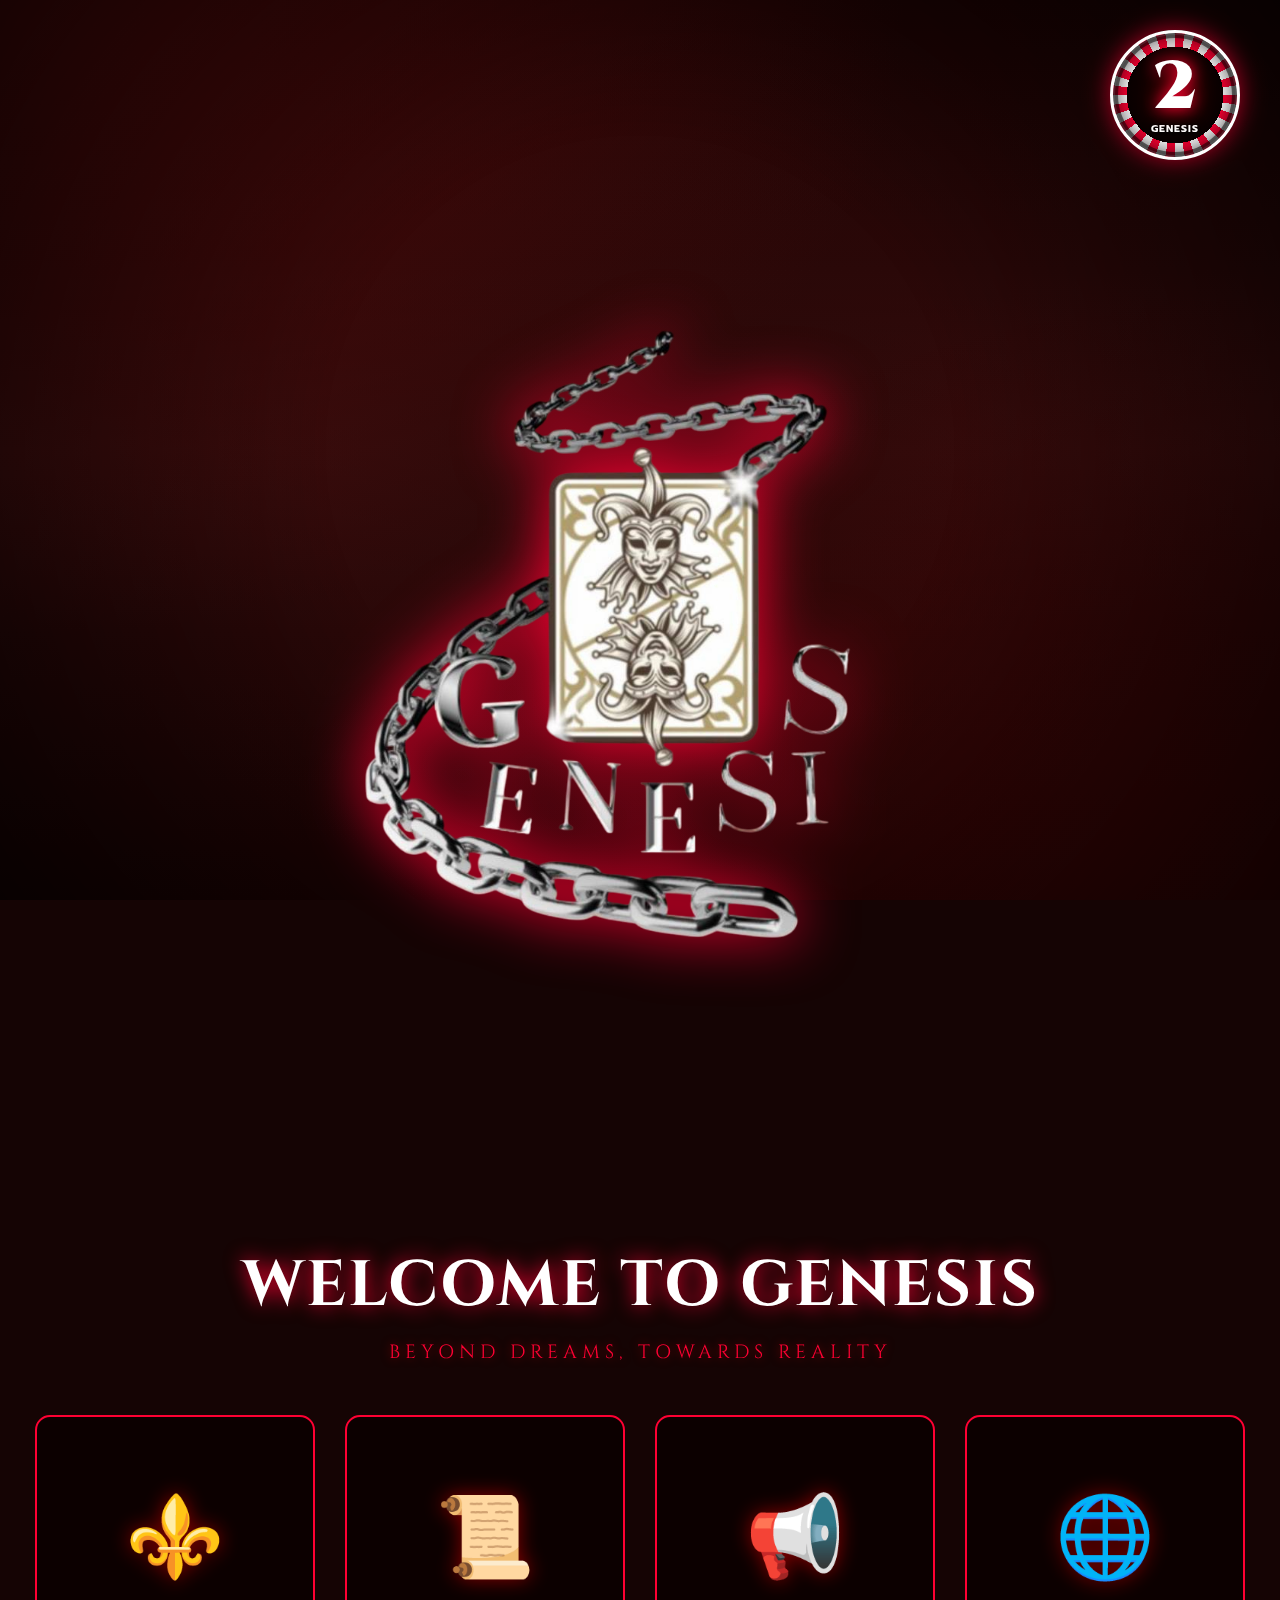
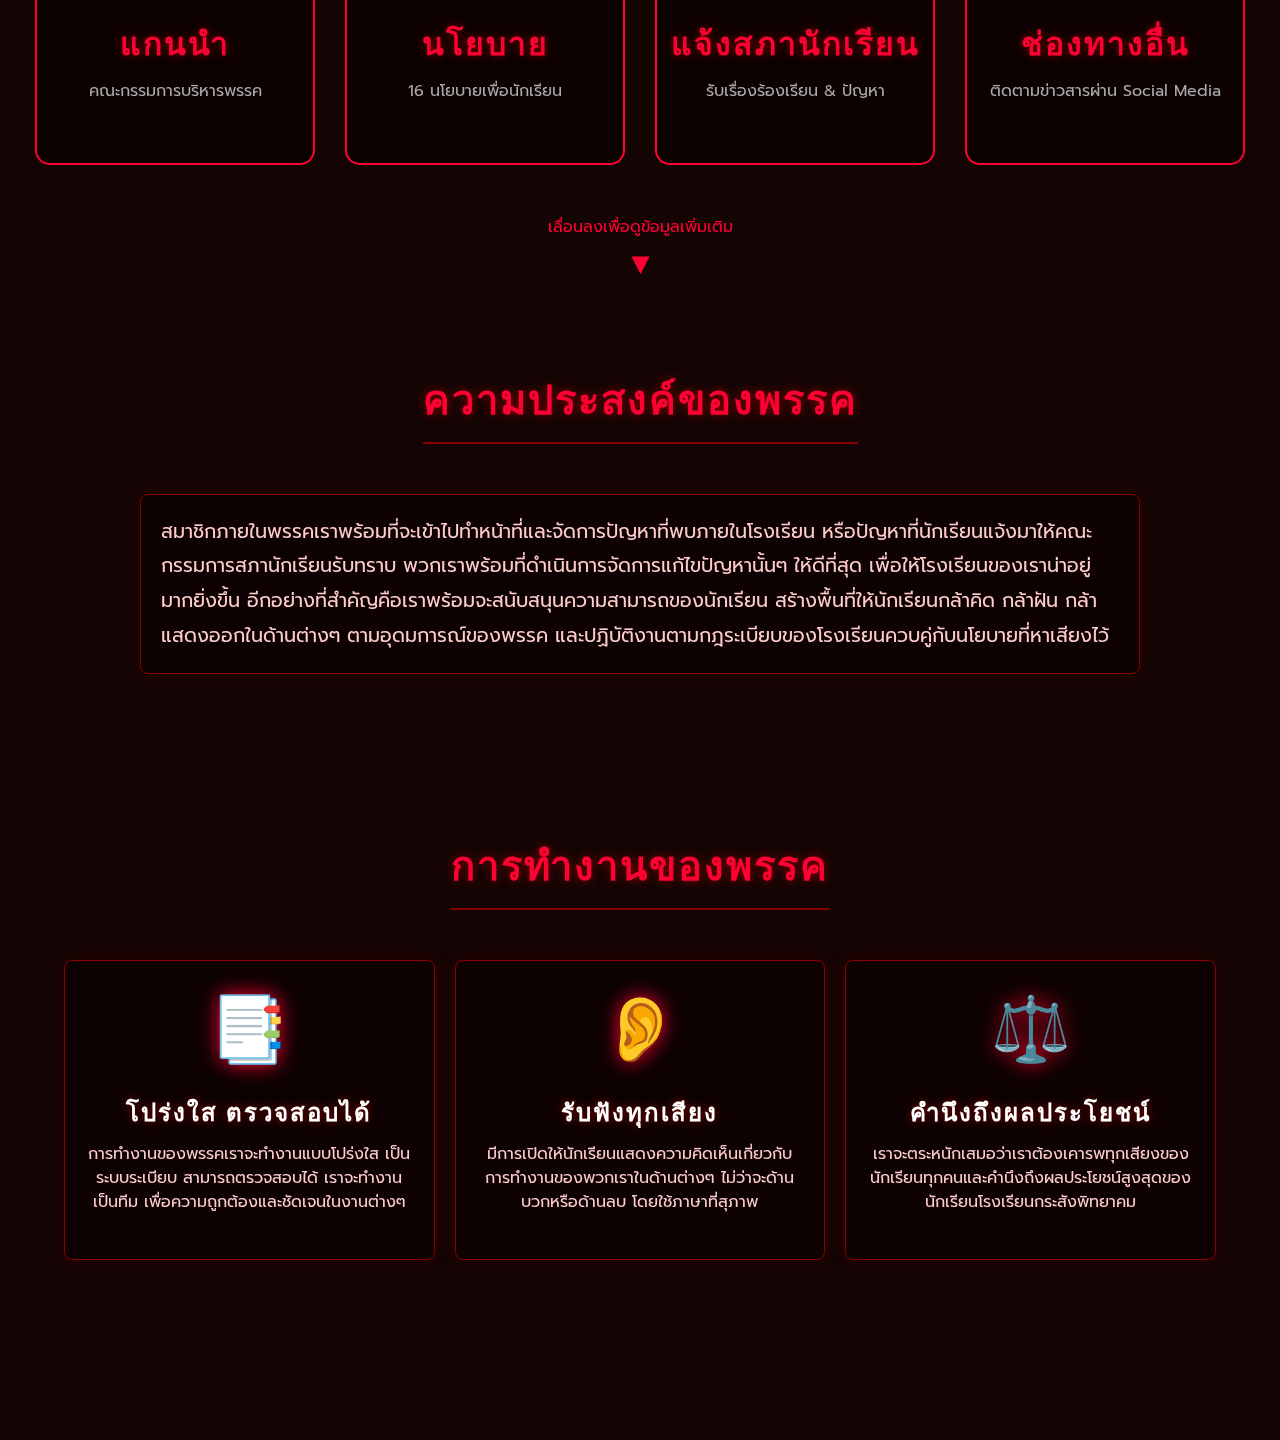
<file: index.html>
<!DOCTYPE html>
<html lang="th">
<head>
  <meta charset="UTF-8">
  <title>GENESIS | หน้าหลัก</title>
  <meta name="viewport" content="width=device-width, initial-scale=1.0">
  <link href="https://fonts.googleapis.com/css2?family=Cinzel:wght@400;700;900&family=Prompt:wght@300;400;600&family=Sarabun:wght@400;600&display=swap" rel="stylesheet">
  <link rel="stylesheet" href="style.css">
</head>
<body class="landing-page">
<script>
    try {
        if (localStorage.getItem('introShown') !== '1') {
            document.documentElement.classList.add('has-intro');
        } else {
            document.documentElement.classList.add('intro-skip');
        }
    } catch (e) {
        document.documentElement.classList.add('has-intro');
    }
</script>

<div id="intro-overlay" class="intro-overlay" aria-hidden="true">
    <div class="intro-screen intro-school">
        <img src="img/Untitled-design-3-1024x1024.png" alt="Krasangpittayakom School Logo" class="intro-logo school-logo">
        <div class="intro-text intro-school-text">KSP - KRASANGPITTAYAKOM</div>
        <div class="intro-text intro-school-th">กระสังพิทยาคม</div>
    </div>
    <div class="intro-screen intro-genesis">
        <img src="img/LOGO.real.png" alt="GENESIS Logo" class="intro-logo genesis-logo">
        <div class="intro-text intro-genesis-title">WELCOME TO GENESIS</div>
        <div class="intro-text intro-genesis-sub">BEYOND DREAMS, TOWARDS REALITY</div>
        <div class="intro-text intro-genesis-th">จุดประกายความฝัน มุ่งมั่นสู่ความจริง</div>
    </div>
</div>

<div class="poker-bg">
    <!-- Red Suits -->
    <div class="symbol s1 red">♥</div>
    <div class="symbol s3 red">♦</div>
    <div class="symbol s5 red">♥</div>
    <div class="symbol s7 red">♦</div>
    <div class="symbol s9 red">♥</div>
    <div class="symbol s11 red">♦</div>
    <!-- Black Suits -->
    <div class="symbol s2 black">♠</div>
    <div class="symbol s4 black">♣</div>
    <div class="symbol s6 black">♠</div>
    <div class="symbol s8 black">♣</div>
    <div class="symbol s10 black">♠</div>
    <div class="symbol s12 black">♣</div>
</div>
<div class="embers">
    <span></span> <span></span> <span></span> <span></span> <span></span>
    <span></span> <span></span> <span></span>
</div>
<div class="scanlines"></div>
<div class="vignette"></div>

<!-- Party Badge -->
<div class="party-badge">
    <span class="number">2</span>
    <span class="label">GENESIS</span>
</div>

<div class="landing-hero">
    
    <div class="logo-container-layered">
        <img src="img/LOGO.real.png" class="landing-logo" alt="GENESIS Logo">
    </div>
    
    <h1 class="welcome-text">WELCOME TO GENESIS</h1>
    <p class="school-info">BEYOND DREAMS, TOWARDS REALITY</p>

    <div class="main-menu">
        <a href="leaders.html" class="menu-card">
            <div class="icon">⚜️</div>
            <h2>แกนนำ</h2>
            <p>คณะกรรมการบริหารพรรค</p>
        </a>

        <a href="policies.html" class="menu-card">
            <div class="icon">📜</div>
            <h2>นโยบาย</h2>
            <p>16 นโยบายเพื่อนักเรียน</p>
        </a>

        <a href="report.html" class="menu-card">
            <div class="icon">📢</div>
            <h2>แจ้งสภานักเรียน</h2>
            <p>รับเรื่องร้องเรียน & ปัญหา</p>
        </a>

        <a href="socials.html" class="menu-card">
        <div class="icon">🌐</div>
        <h2>ช่องทางอื่น</h2>
        <p>ติดตามข่าวสารผ่าน Social Media</p>
        
    </a>
        
    </div>
    
    <div style="margin-top: 50px; color: var(--laser); animation: float 2s infinite;">
        <p>เลื่อนลงเพื่อดูข้อมูลเพิ่มเติม</p>
        <span style="font-size: 2rem;">▼</span>
    </div>

</div>

<div class="main-content-wrapper">

  <section class="section">
    <h2 class="section-title">ความประสงค์ของพรรค</h2>
    <div class="glass-frame" style="max-width: 1000px; margin: 0 auto; line-height: 1.8; font-size: 1.2rem; text-align: left;">
        <p>
          สมาชิกภายในพรรคเราพร้อมที่จะเข้าไปทำหน้าที่และจัดการปัญหาที่พบภายในโรงเรียน หรือปัญหาที่นักเรียนแจ้งมาให้คณะกรรมการสภานักเรียนรับทราบ 
          พวกเราพร้อมที่ดำเนินการจัดการแก้ไขปัญหานั้นๆ ให้ดีที่สุด เพื่อให้โรงเรียนของเราน่าอยู่มากยิ่งขึ้น 
          อีกอย่างที่สำคัญคือเราพร้อมจะสนับสนุนความสามารถของนักเรียน สร้างพื้นที่ให้นักเรียนกล้าคิด กล้าฝัน กล้าแสดงออกในด้านต่างๆ ตามอุดมการณ์ของพรรค 
          และปฏิบัติงานตามกฎระเบียบของโรงเรียนควบคู่กับนโยบายที่หาเสียงไว้
        </p>
    </div>
  </section>

  <section class="section">
    <h2 class="section-title">การทำงานของพรรค</h2>
    <div class="work-grid">
        <div class="glass-frame work-card">
            <div class="icon">📑</div>
            <h3>โปร่งใส ตรวจสอบได้</h3>
            <p>การทำงานของพรรคเราจะทำงานแบบโปร่งใส เป็นระบบระเบียบ สามารถตรวจสอบได้ เราจะทำงานเป็นทีม เพื่อความถูกต้องและชัดเจนในงานต่างๆ</p>
        </div>
        <div class="glass-frame work-card">
            <div class="icon">👂</div>
            <h3>รับฟังทุกเสียง</h3>
            <p>มีการเปิดให้นักเรียนแสดงความคิดเห็นเกี่ยวกับการทำงานของพวกเราในด้านต่างๆ ไม่ว่าจะด้านบวกหรือด้านลบ โดยใช้ภาษาที่สุภาพ</p>
        </div>
        <div class="glass-frame work-card">
            <div class="icon">⚖️</div>
            <h3>คำนึงถึงผลประโยชน์</h3>
            <p>เราจะตระหนักเสมอว่าเราต้องเคารพทุกเสียงของนักเรียนทุกคนและคำนึงถึงผลประโยชน์สูงสุดของนักเรียนโรงเรียนกระสังพิทยาคม</p>
        </div>
    </div>
  </section>

</div>

<script src="script.js"></script>
</body>
</html>
</file>
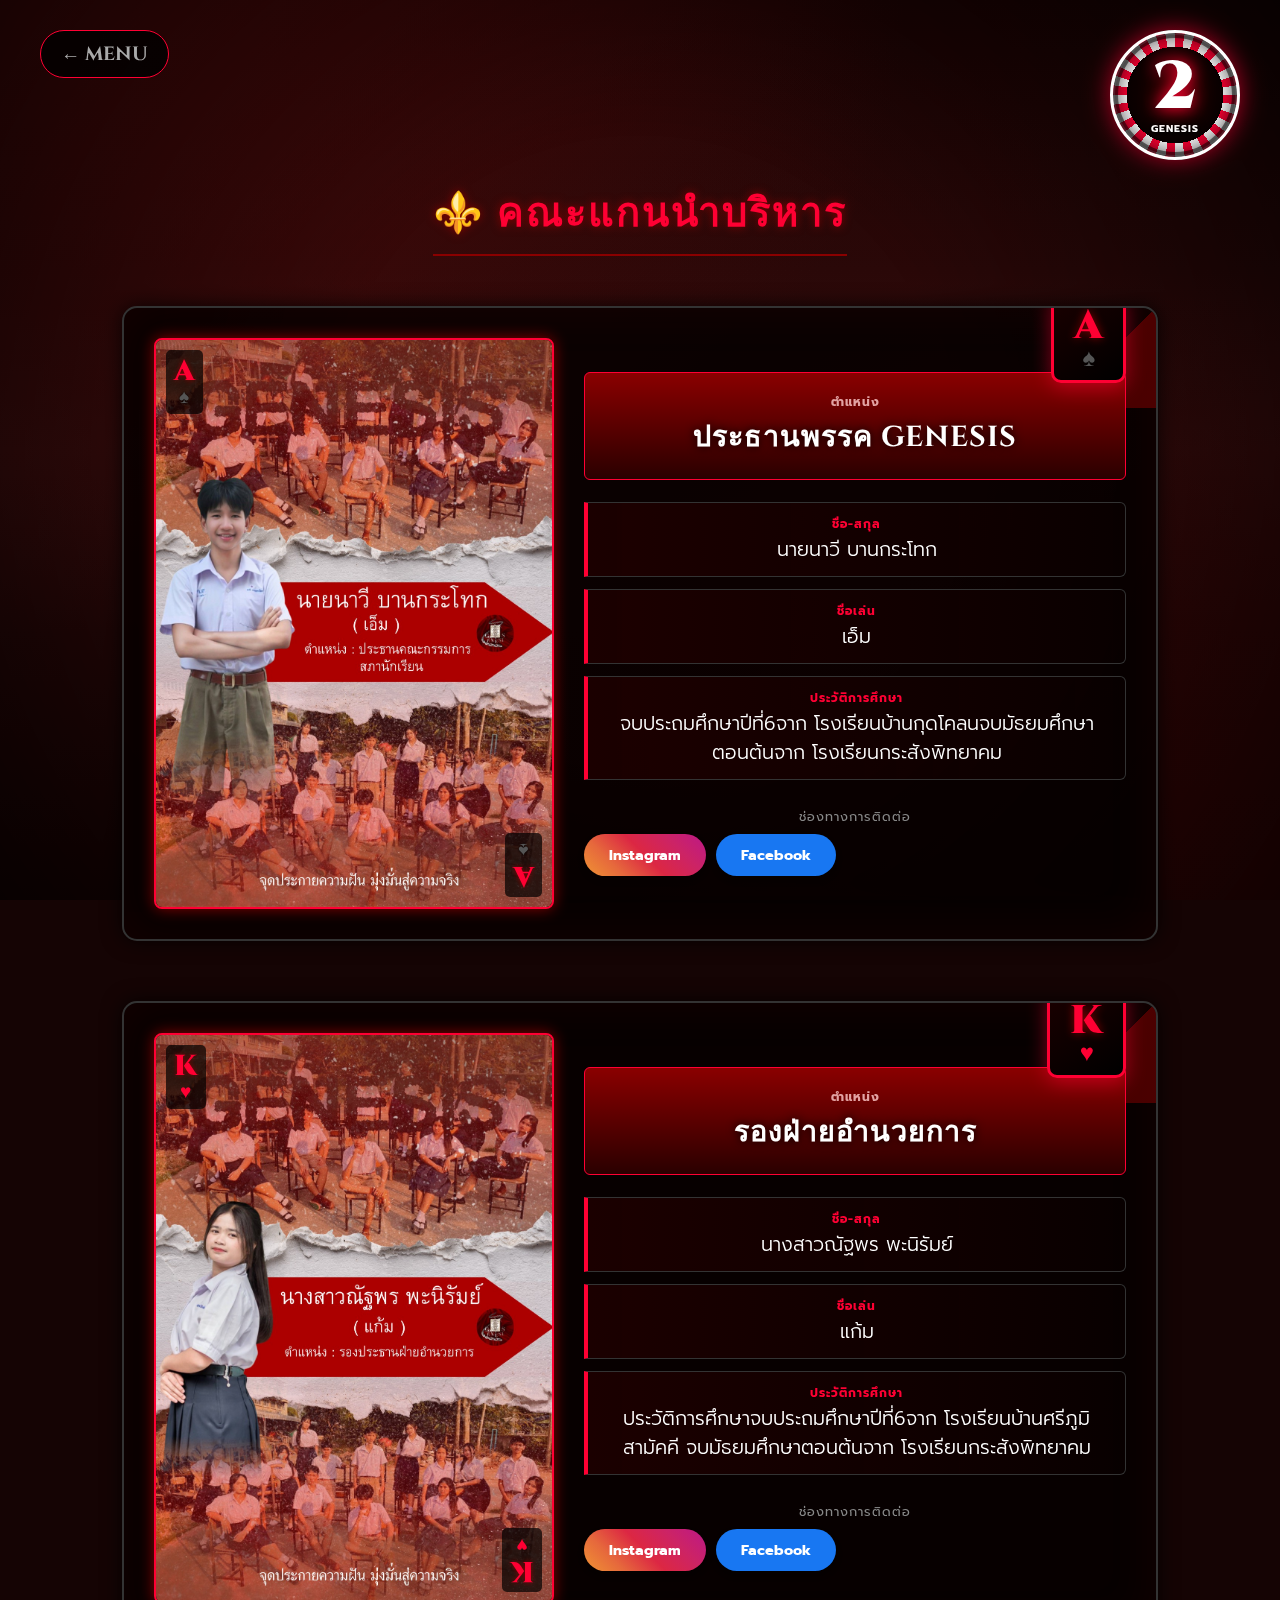
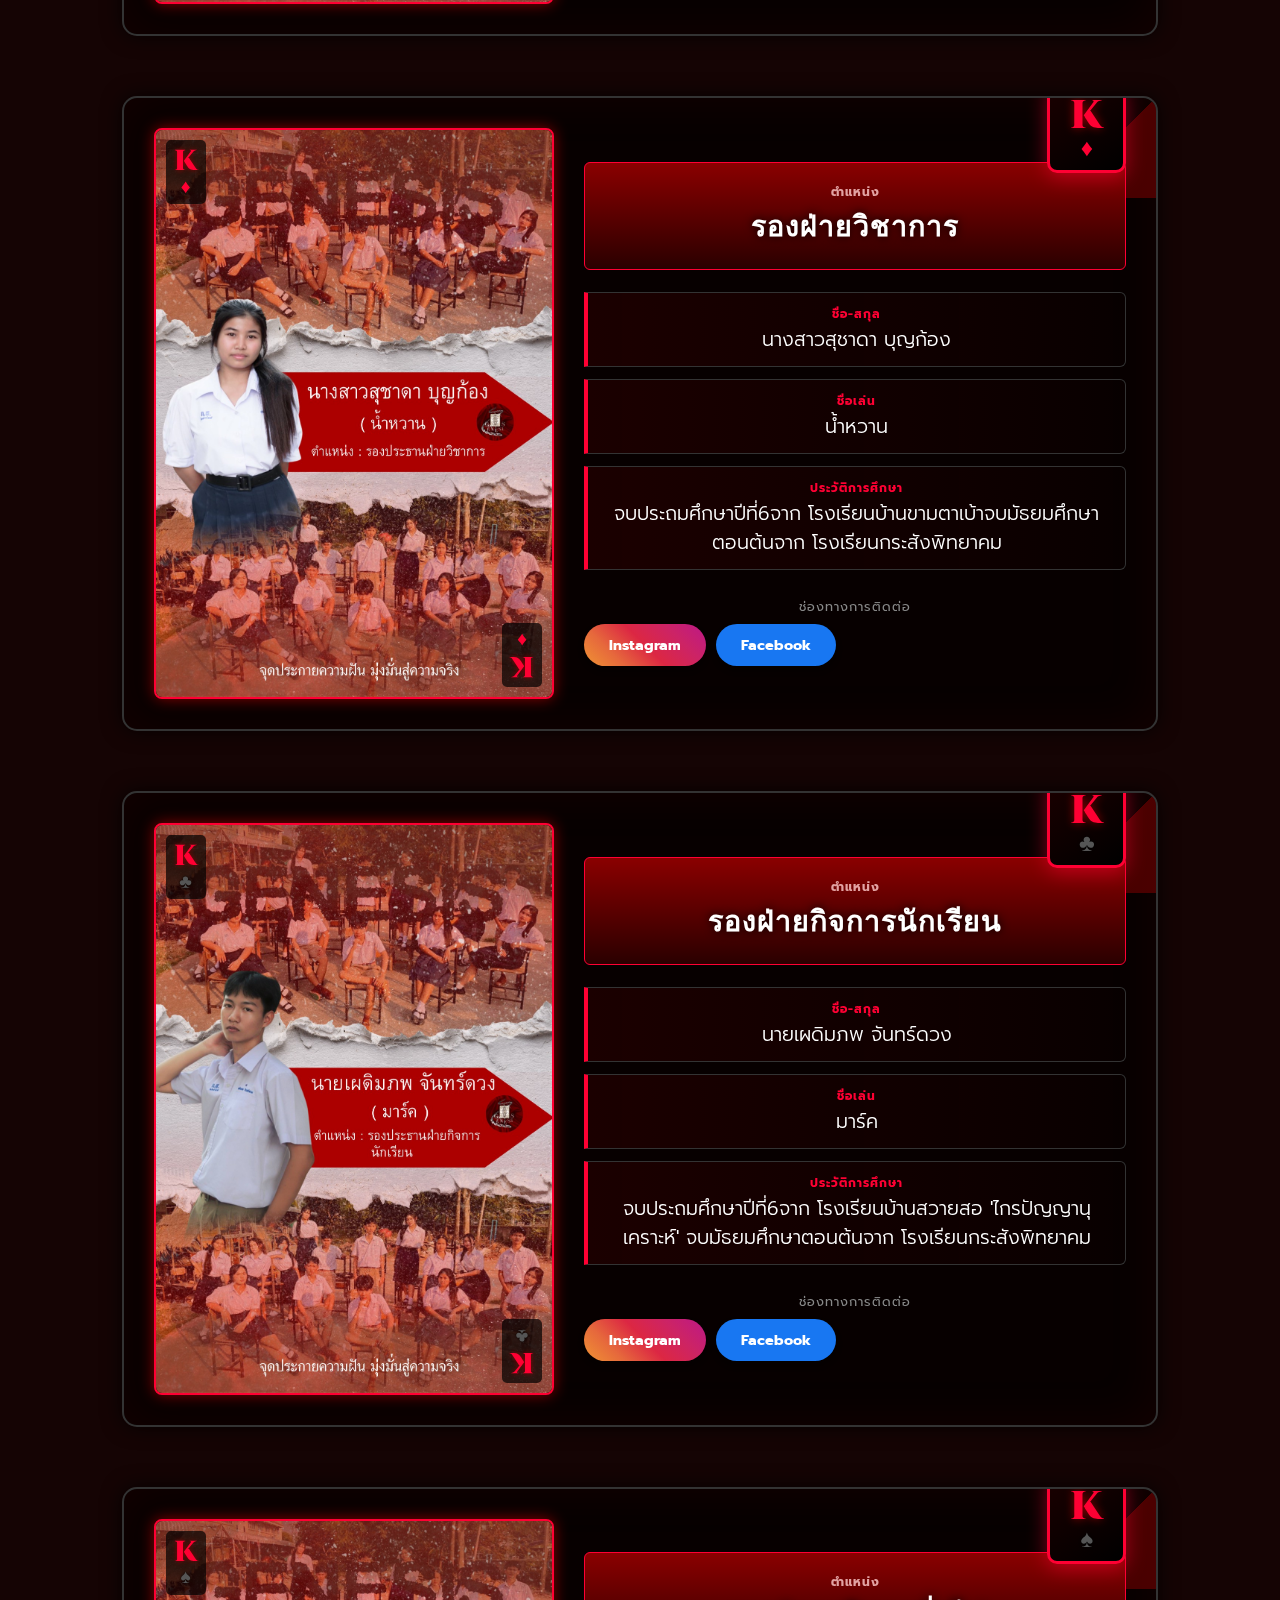
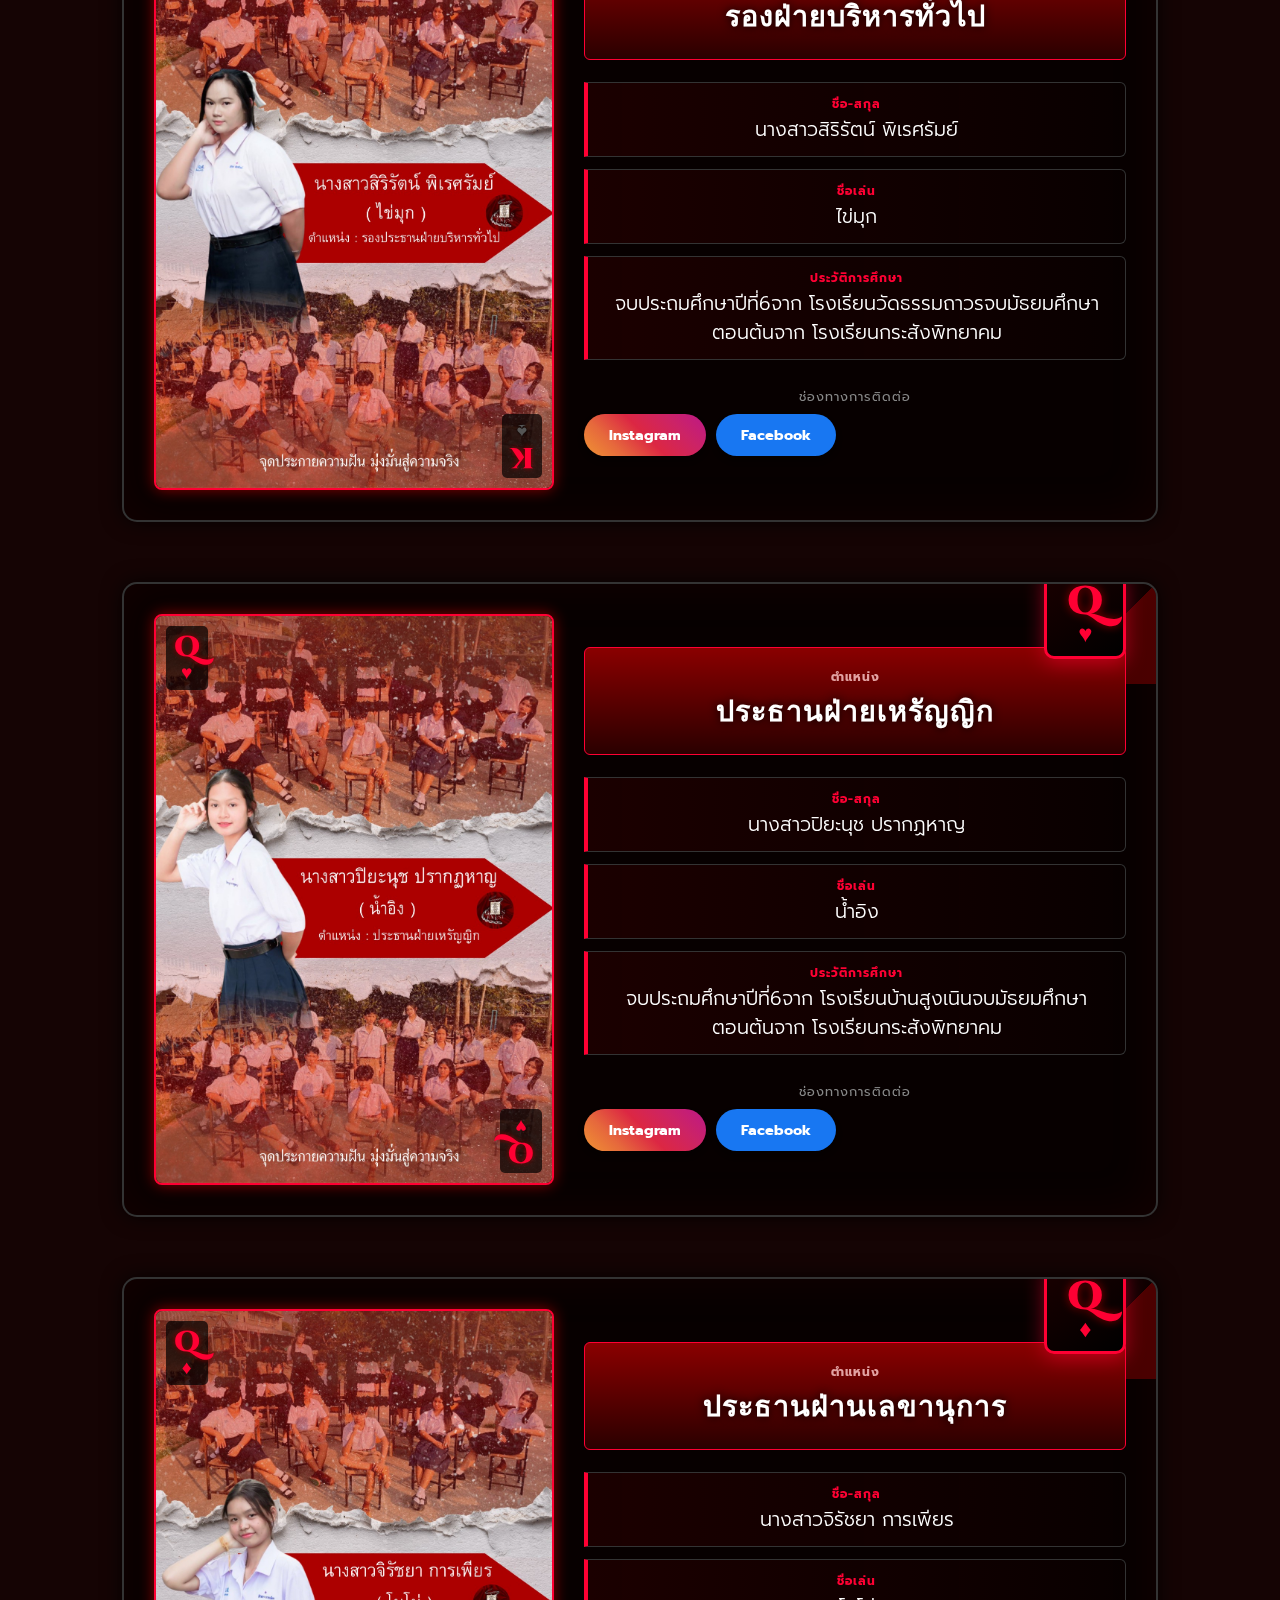
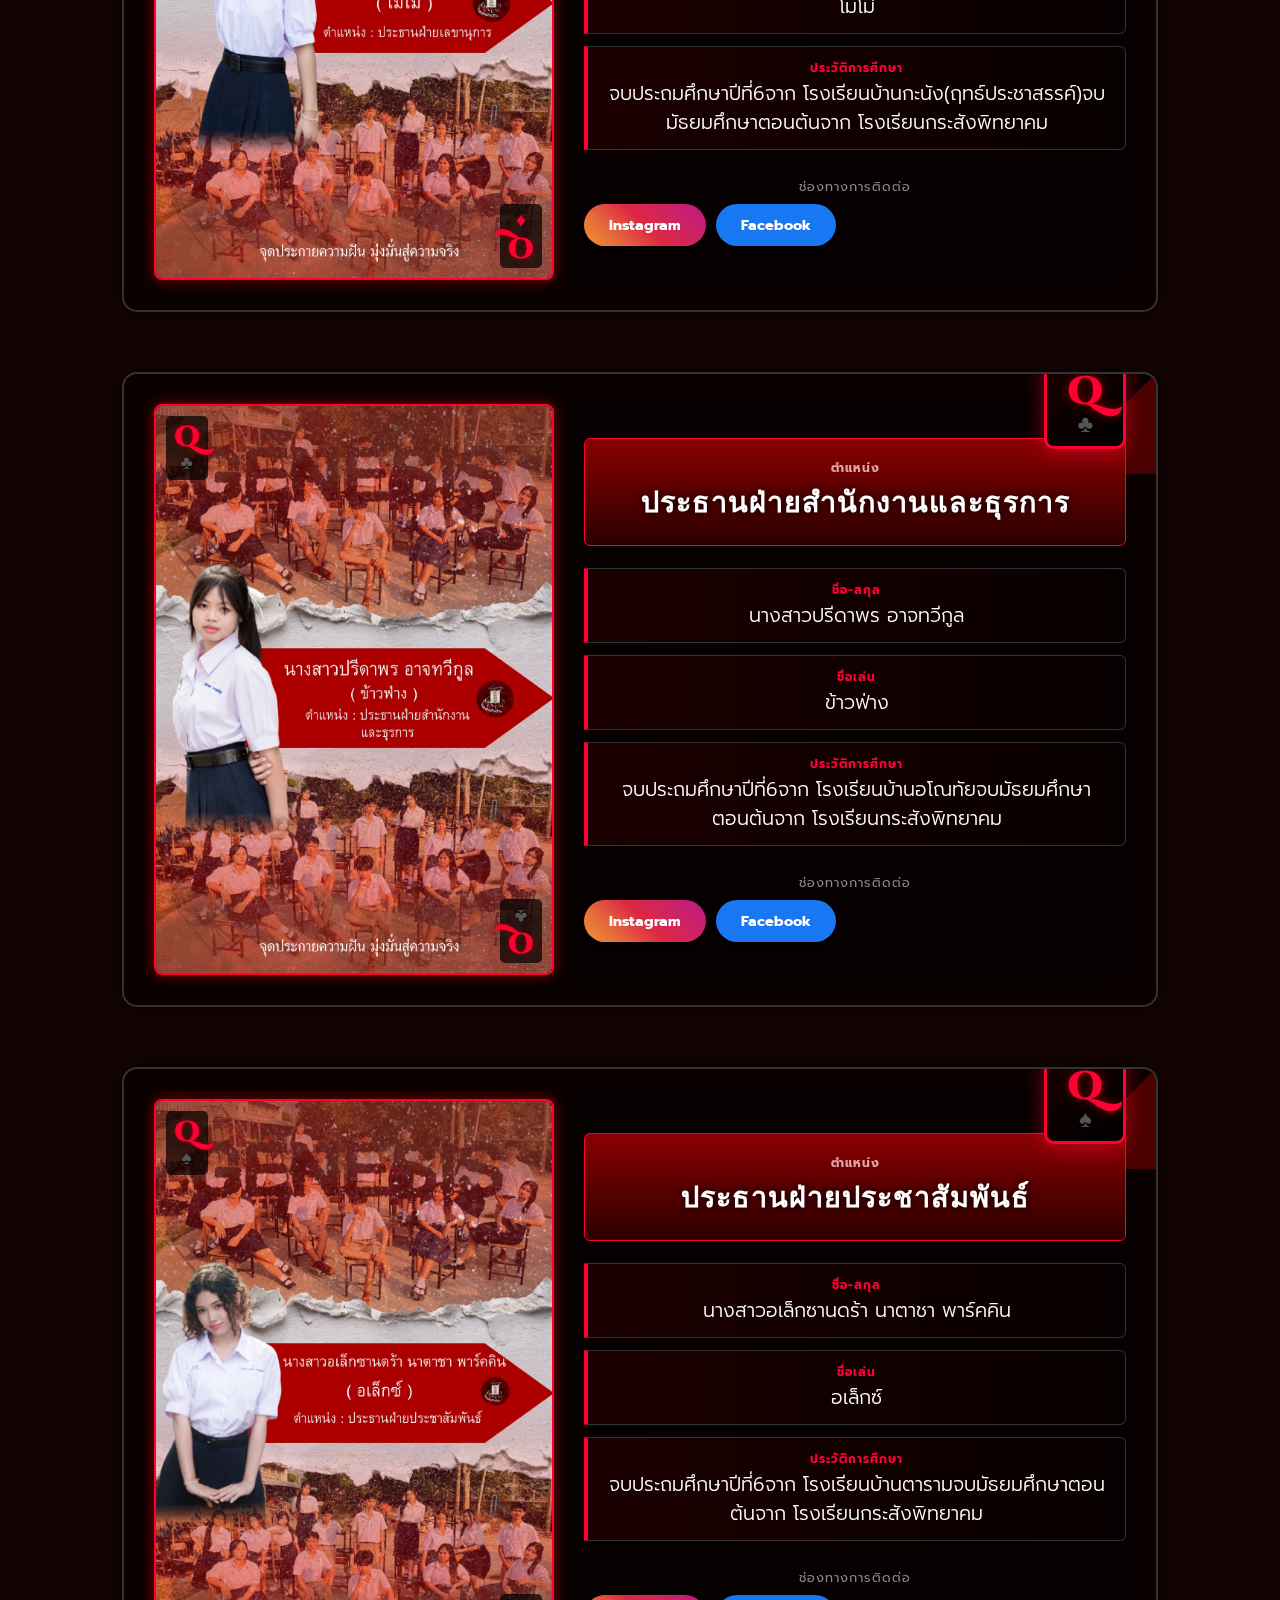
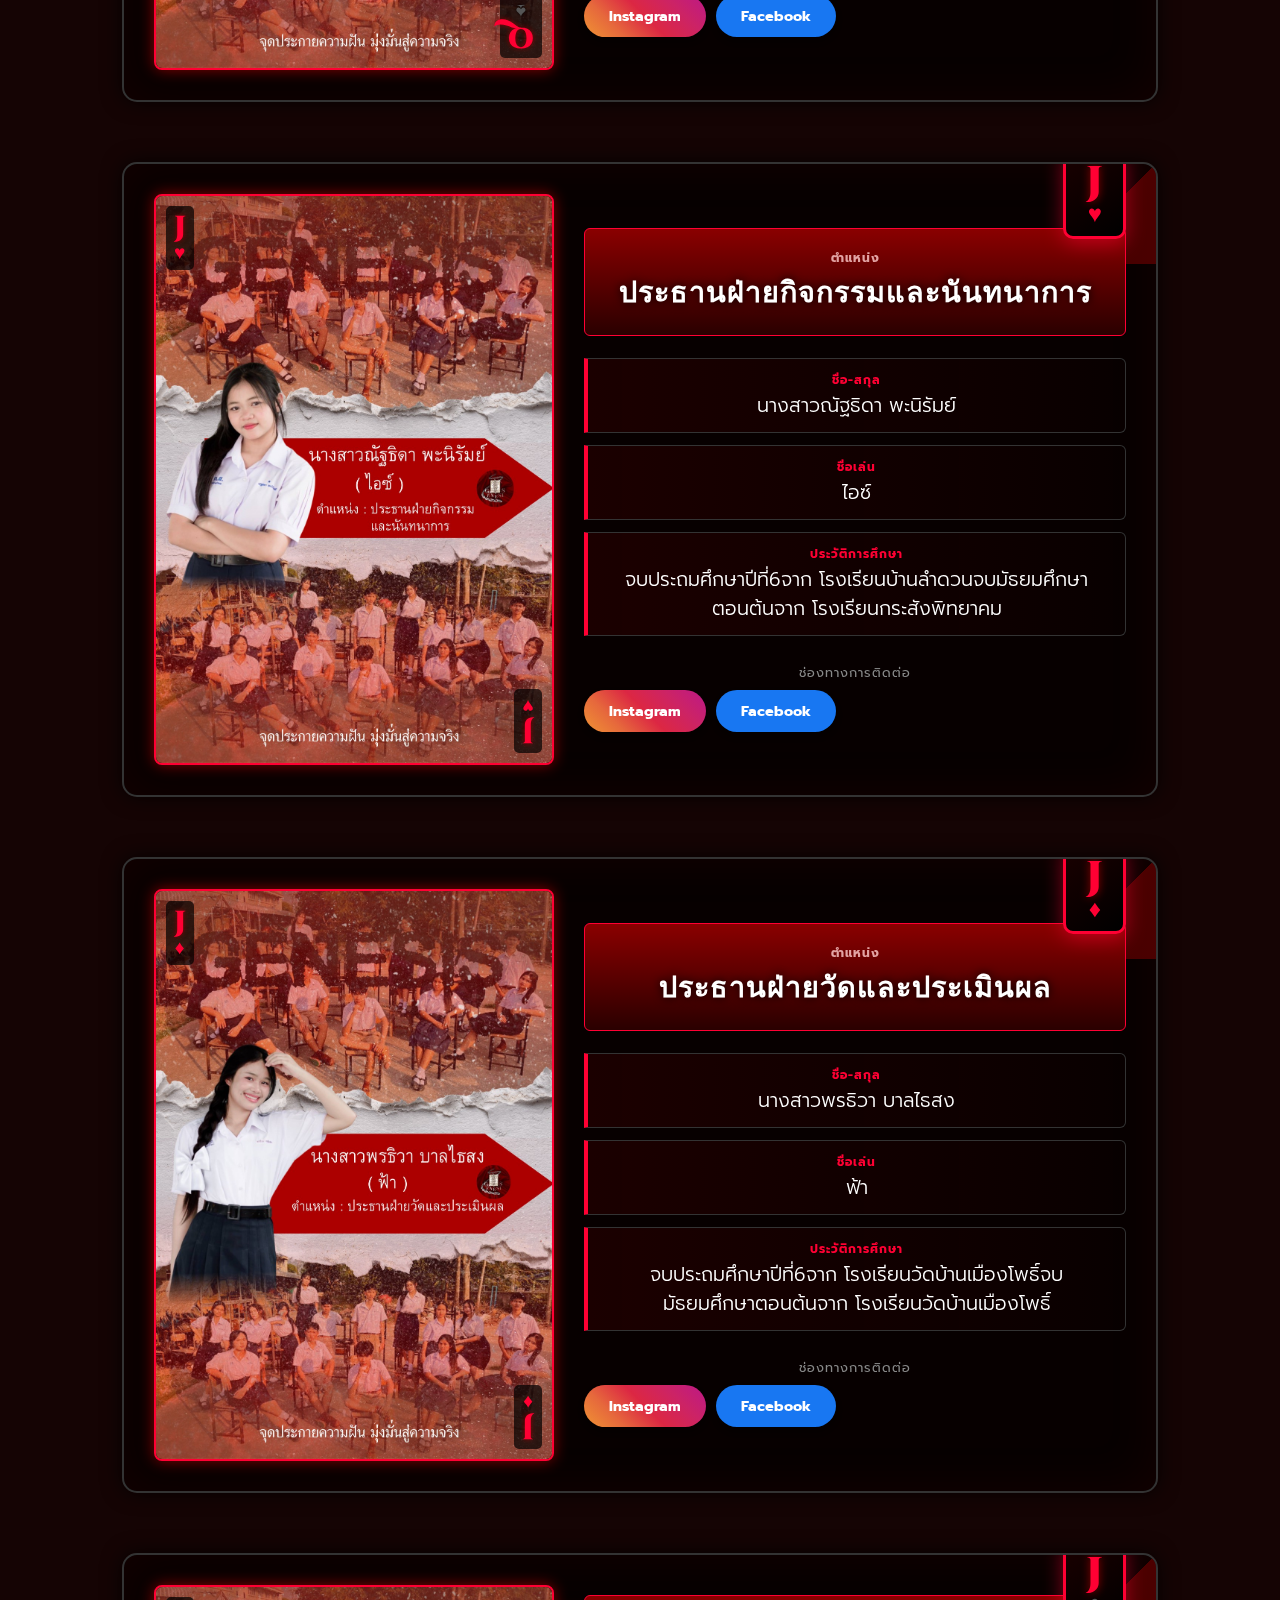
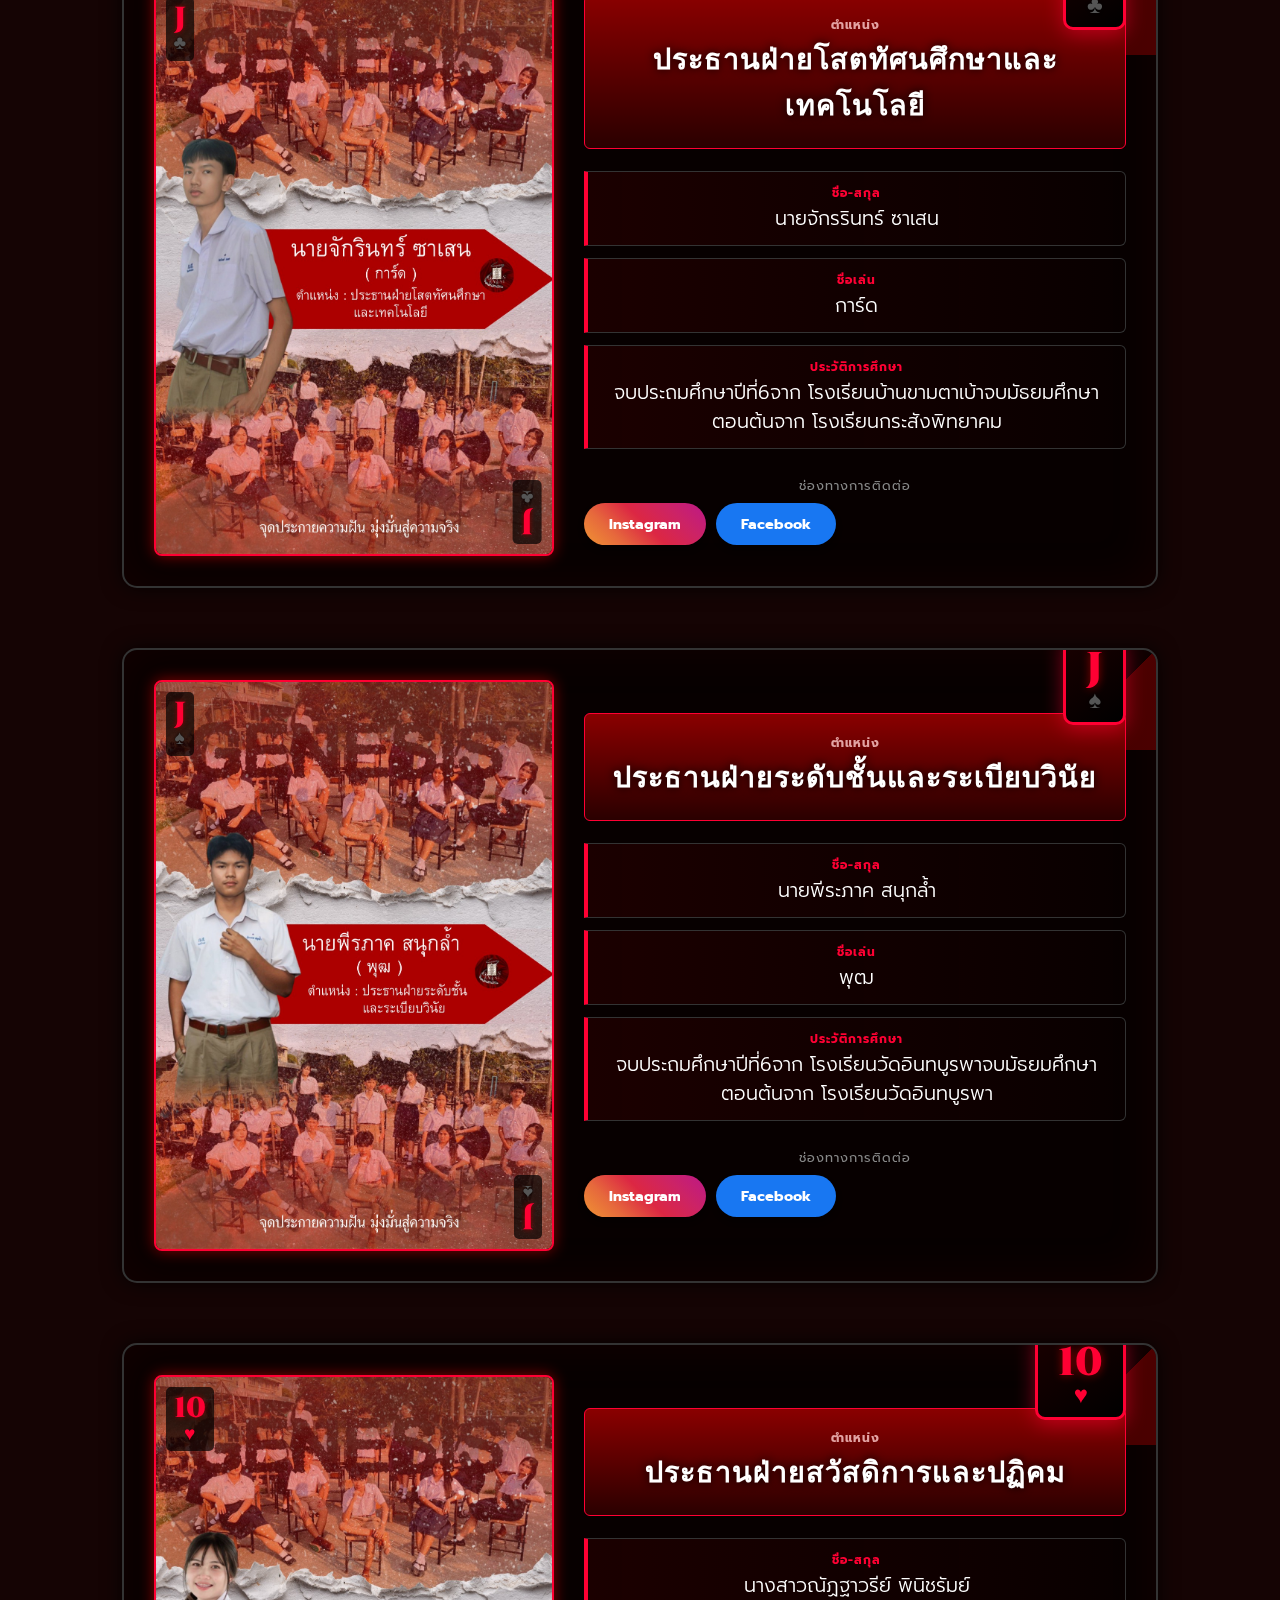
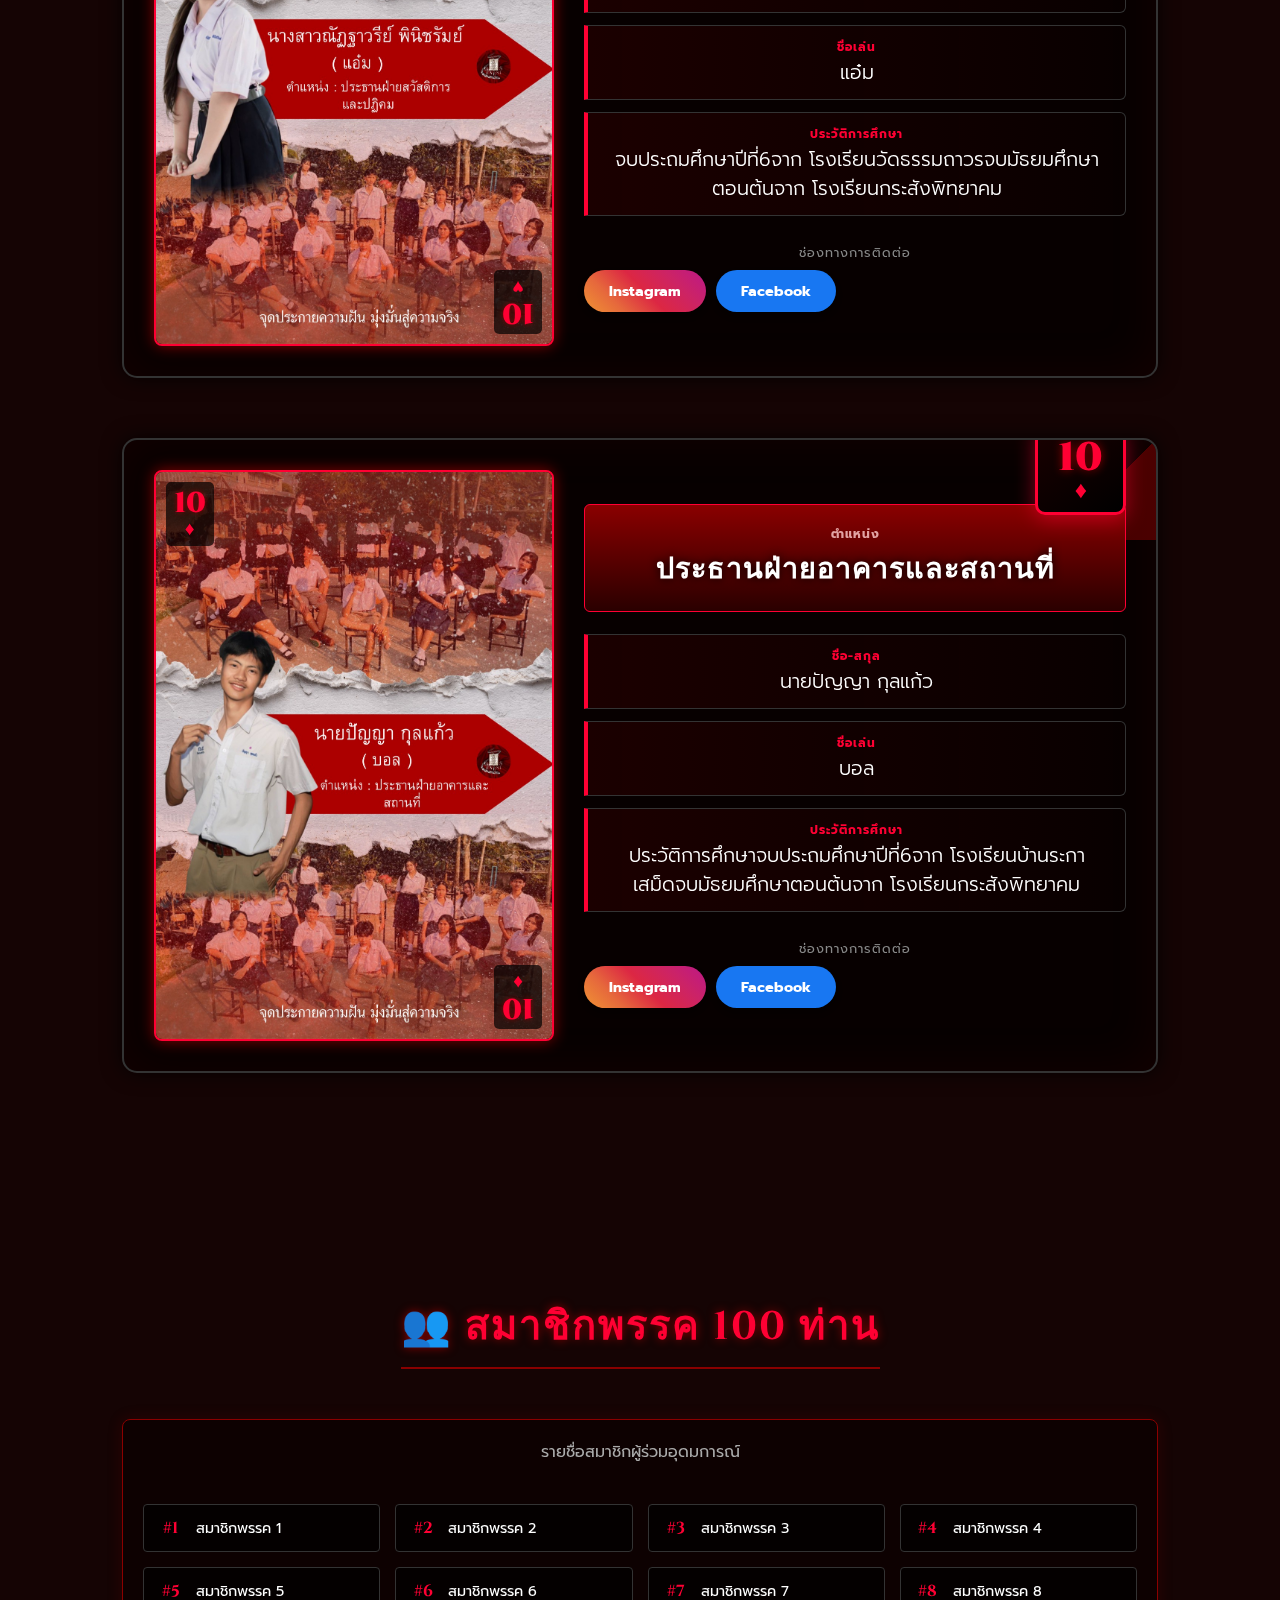
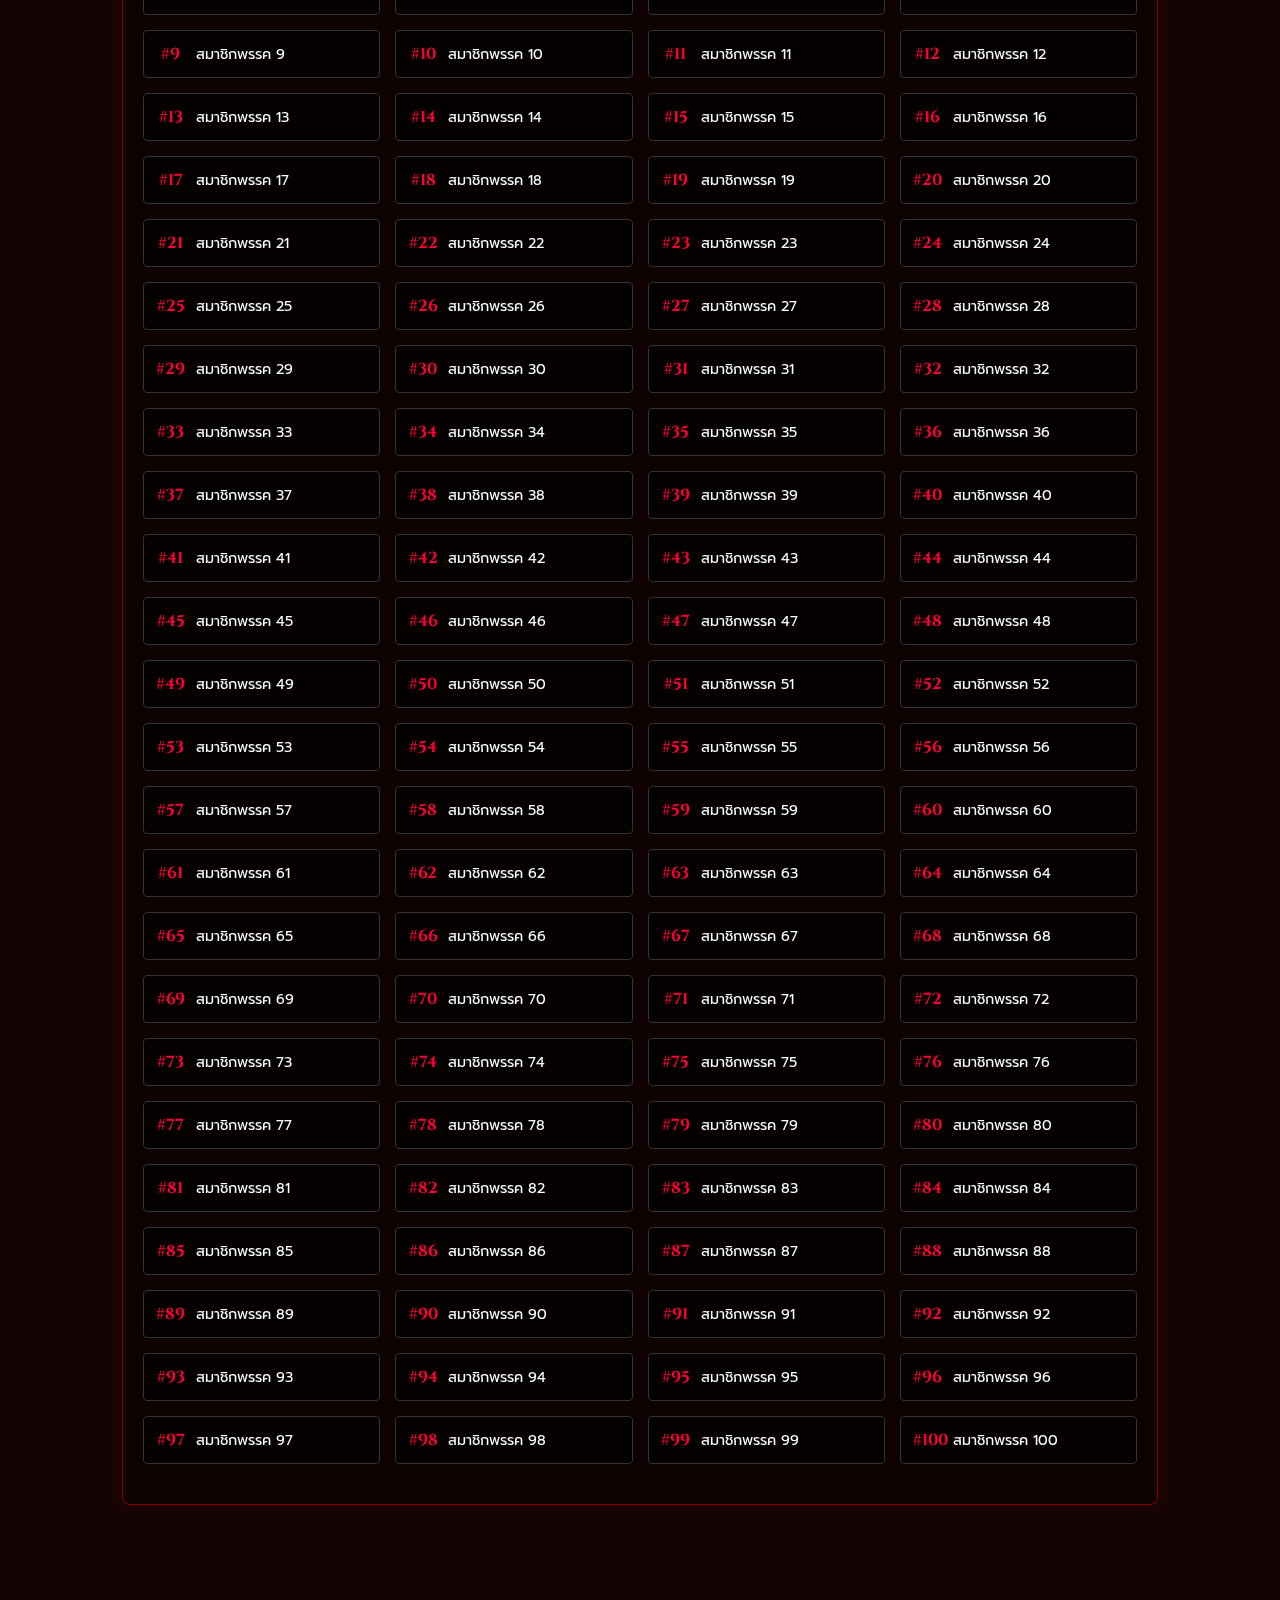
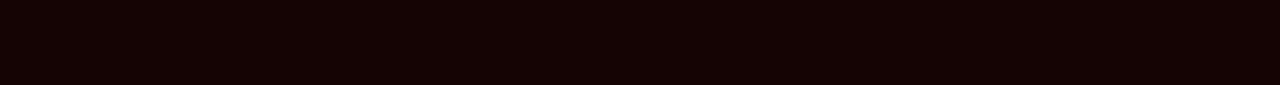
<file: leaders.html>
<!DOCTYPE html>
<html lang="th">
<head>
  <meta charset="UTF-8">
  <title>GENESIS | คณะแกนนำ & สมาชิก</title>
  <meta name="viewport" content="width=device-width, initial-scale=1.0">
  <link href="https://fonts.googleapis.com/css2?family=Cinzel:wght@400;700;900&family=Prompt:wght@300;400;600&family=Sarabun:wght@400;600&display=swap" rel="stylesheet">
  <link rel="stylesheet" href="style.css">
</head>
<body>

<div class="poker-bg">
    <!-- Red Suits -->
    <div class="symbol s1 red">♥</div>
    <div class="symbol s3 red">♦</div>
    <div class="symbol s5 red">♥</div>
    <div class="symbol s7 red">♦</div>
    <div class="symbol s9 red">♥</div>
    <div class="symbol s11 red">♦</div>
    <!-- Black Suits -->
    <div class="symbol s2 black">♠</div>
    <div class="symbol s4 black">♣</div>
    <div class="symbol s6 black">♠</div>
    <div class="symbol s8 black">♣</div>
    <div class="symbol s10 black">♠</div>
    <div class="symbol s12 black">♣</div>
</div>
<div class="embers"><span></span><span></span><span></span></div>
<div class="scanlines"></div>
<div class="vignette"></div>

<!-- Party Badge -->
<div class="party-badge">
    <span class="number">2</span>
    <span class="label">GENESIS</span>
</div>

<a href="index.html" class="back-btn">← MENU</a>

<main class="main-content">
  
  <section class="section">
    <h2 class="section-title"><span>⚜️</span> คณะแกนนำบริหาร</h2>
    <div id="leaders-container"></div>
  </section>

  <section class="section">
    <h2 class="section-title"><span>👥</span> สมาชิกพรรค 100 ท่าน</h2>
    <div class="glass-frame">
        <div class="member-search-box">
             <p style="color:#aaa; margin-bottom:20px;">รายชื่อสมาชิกผู้ร่วมอุดมการณ์</p>
        </div>
        <div id="members-grid" class="members-grid"></div>
    </div>
  </section>

</main>

<script src="script.js"></script>
</body>
</html>
</file>
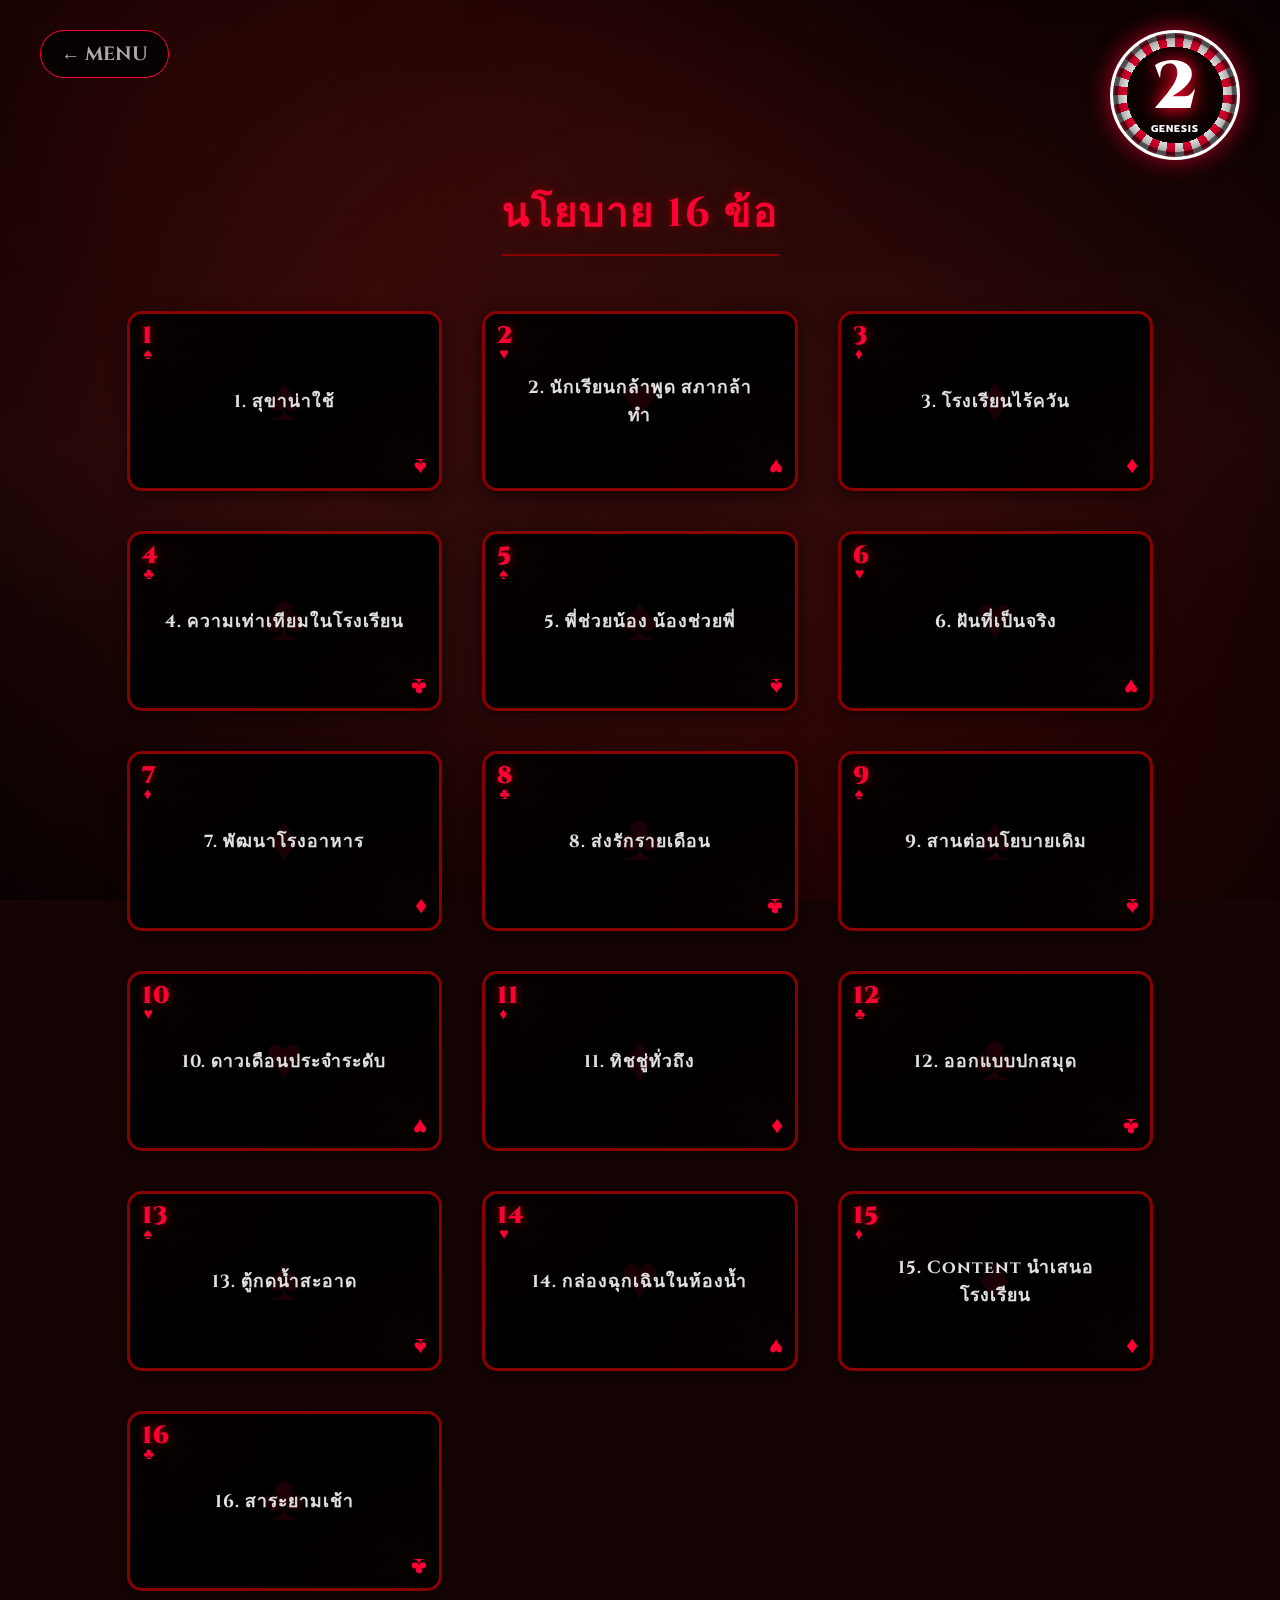
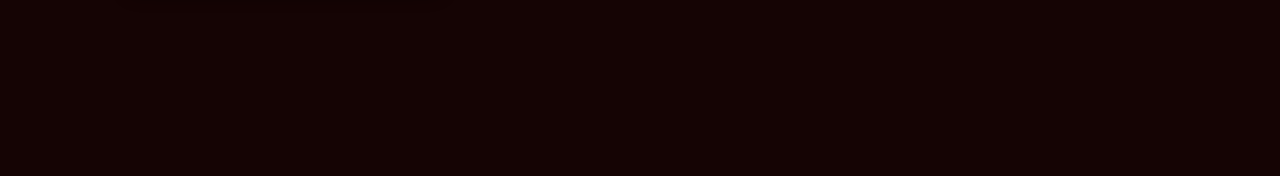
<file: policies.html>
<!DOCTYPE html>
<html lang="th">
<head>
  <meta charset="UTF-8">
  <title>GENESIS | นโยบาย</title>
  <meta name="viewport" content="width=device-width, initial-scale=1.0">
  <link href="https://fonts.googleapis.com/css2?family=Cinzel:wght@400;700;900&family=Prompt:wght@300;400;600&family=Sarabun:wght@400;600&display=swap" rel="stylesheet">
  <link rel="stylesheet" href="style.css">
</head>
<body>

<div class="poker-bg">
    <!-- Red Suits -->
    <div class="symbol s1 red">♥</div>
    <div class="symbol s3 red">♦</div>
    <div class="symbol s5 red">♥</div>
    <div class="symbol s7 red">♦</div>
    <div class="symbol s9 red">♥</div>
    <div class="symbol s11 red">♦</div>
    <!-- Black Suits -->
    <div class="symbol s2 black">♠</div>
    <div class="symbol s4 black">♣</div>
    <div class="symbol s6 black">♠</div>
    <div class="symbol s8 black">♣</div>
    <div class="symbol s10 black">♠</div>
    <div class="symbol s12 black">♣</div>
</div>
<div class="embers"><span></span><span></span><span></span></div>
<div class="scanlines"></div>
<div class="vignette"></div>

<!-- Party Badge -->
<div class="party-badge">
    <span class="number">2</span>
    <span class="label">GENESIS</span>
</div>

<a href="index.html" class="back-btn">← MENU</a>

<main class="main-content">
  <section class="section">
    <h2 class="section-title">นโยบาย 16 ข้อ</h2>
    <div class="policy-grid" id="policyGrid"></div>
  </section>
</main>

<div class="modal" id="infoModal" onclick="closeOutside(event)">
  <div class="modal-box">
    <span class="close-btn" onclick="closePopup()">✕</span>
    <div id="modalBody"></div>
  </div>
</div>

<script src="script.js"></script>
</body>
</html>
</file>
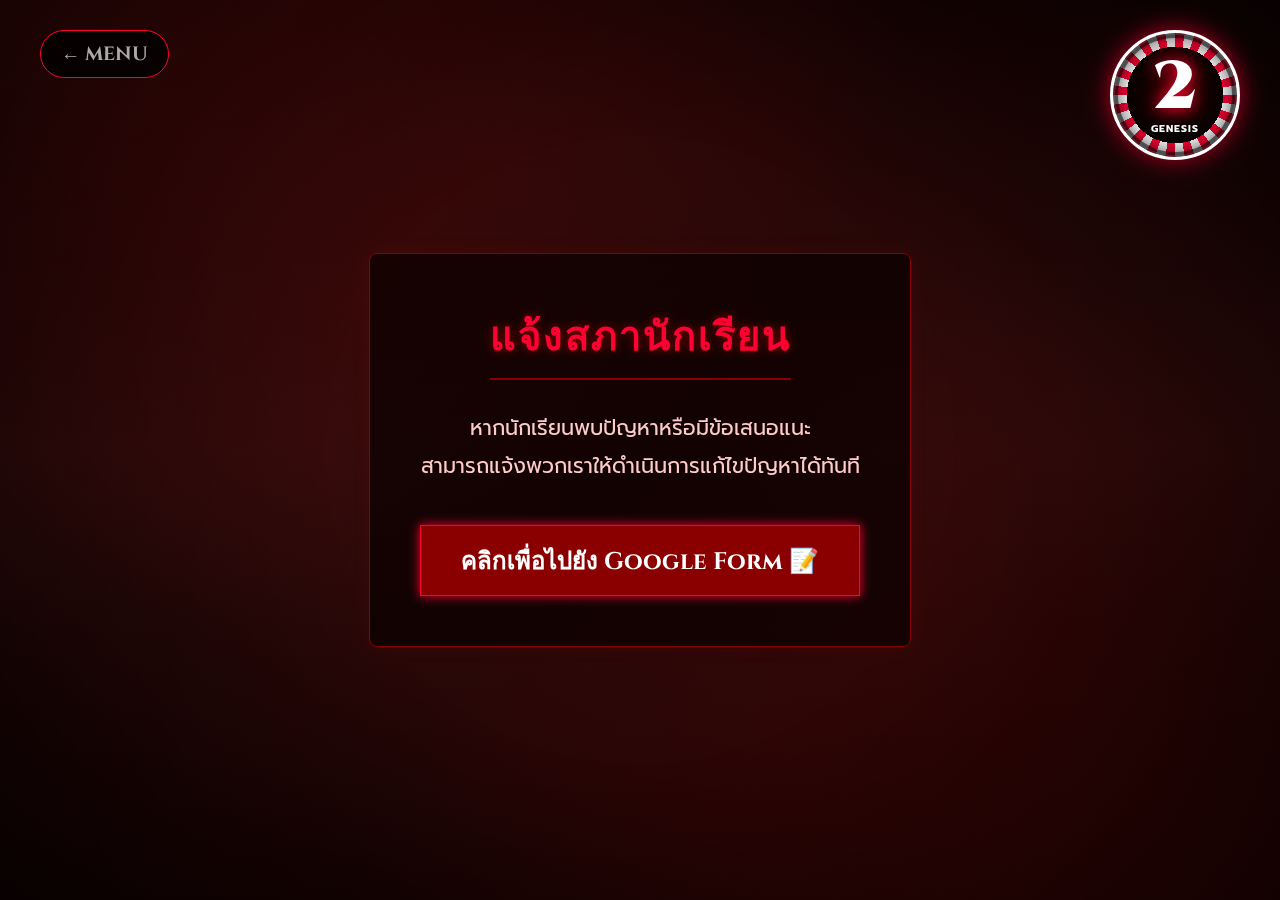
<file: report.html>
<!DOCTYPE html>
<html lang="th">
<head>
  <meta charset="UTF-8">
  <title>GENESIS | แจ้งสภานักเรียน</title>
  <meta name="viewport" content="width=device-width, initial-scale=1.0">
  <link href="https://fonts.googleapis.com/css2?family=Cinzel:wght@400;700;900&family=Prompt:wght@300;400;600&family=Sarabun:wght@400;600&display=swap" rel="stylesheet">
  <link rel="stylesheet" href="style.css">
</head>
<body>

<div class="poker-bg">
    <!-- Red Suits -->
    <div class="symbol s1 red">♥</div>
    <div class="symbol s3 red">♦</div>
    <div class="symbol s5 red">♥</div>
    <div class="symbol s7 red">♦</div>
    <div class="symbol s9 red">♥</div>
    <div class="symbol s11 red">♦</div>
    <!-- Black Suits -->
    <div class="symbol s2 black">♠</div>
    <div class="symbol s4 black">♣</div>
    <div class="symbol s6 black">♠</div>
    <div class="symbol s8 black">♣</div>
    <div class="symbol s10 black">♠</div>
    <div class="symbol s12 black">♣</div>
</div>
<div class="embers"><span></span><span></span><span></span></div>
<div class="scanlines"></div>
<div class="vignette"></div>

<!-- Party Badge -->
<div class="party-badge">
    <span class="number">2</span>
    <span class="label">GENESIS</span>
</div>

<a href="index.html" class="back-btn">← MENU</a>

<main class="main-content" style="height: 80vh; display:flex; align-items:center; justify-content:center;">
  <section class="section">
    <div class="glass-frame" style="max-width: 800px; padding: 50px; text-align: center;">
        <h2 class="section-title" style="margin-bottom: 30px;">แจ้งสภานักเรียน</h2>
        <p style="margin-bottom: 40px; font-size: 1.3rem; line-height: 1.8;">
            หากนักเรียนพบปัญหาหรือมีข้อเสนอแนะ <br>
            สามารถแจ้งพวกเราให้ดำเนินการแก้ไขปัญหาได้ทันที
        </p>
        <a href="https://docs.google.com/forms/d/e/YOUR_ID/viewform" target="_blank" class="glow-btn" style="font-size: 1.5rem;">
            คลิกเพื่อไปยัง Google Form 📝
        </a>
    </div>
  </section>
</main>

<script src="script.js"></script>
</body>
</html>
</file>
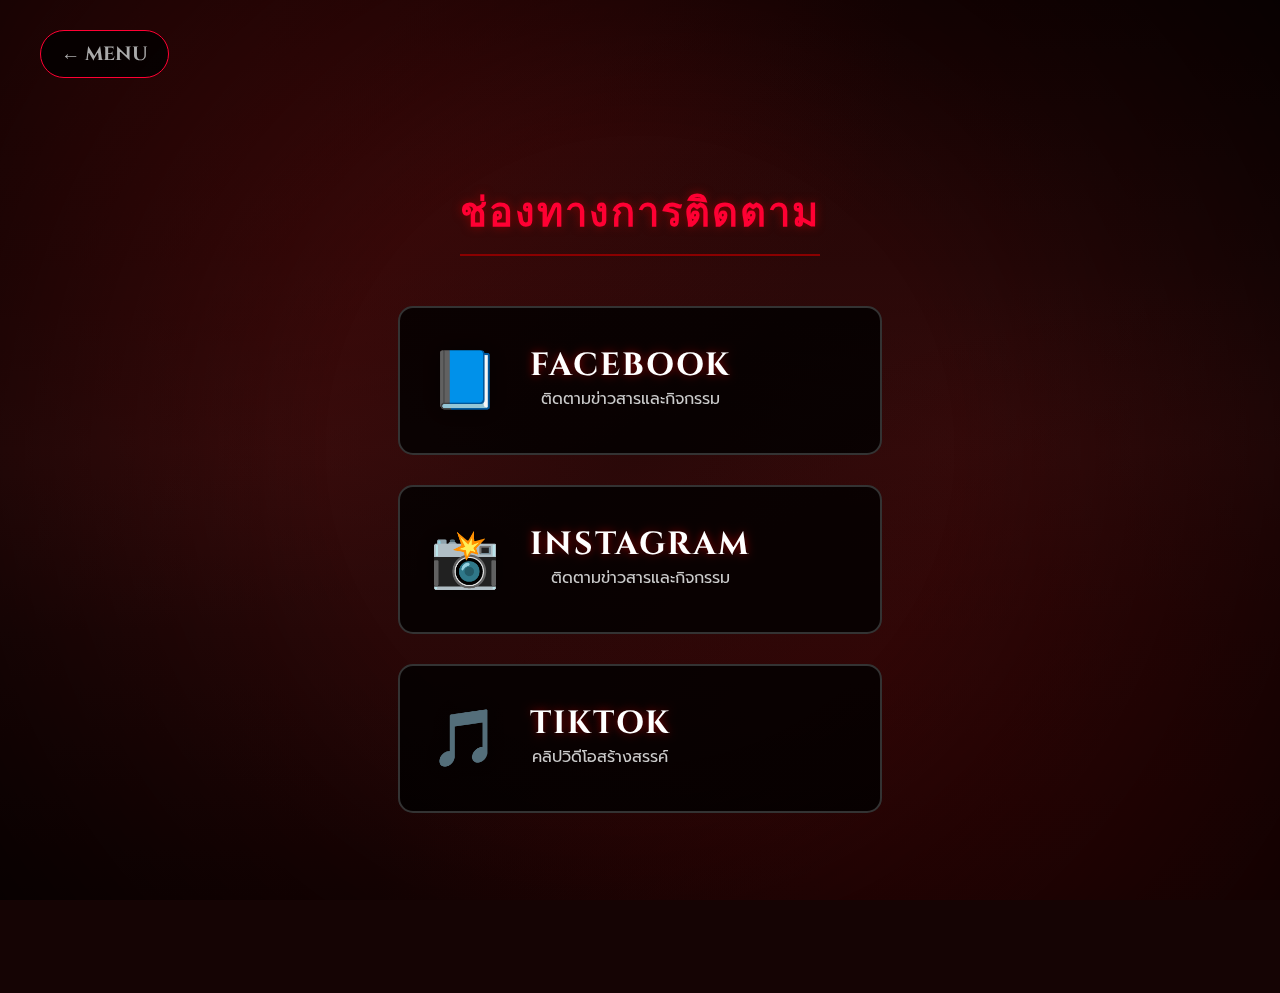
<file: socials.html>
<!DOCTYPE html>
<html lang="th">
<head>
  <meta charset="UTF-8">
  <title>GENESIS | ช่องทางอื่น</title>
  <meta name="viewport" content="width=device-width, initial-scale=1.0">
  <link href="https://fonts.googleapis.com/css2?family=Cinzel:wght@400;700;900&family=Prompt:wght@300;400;600&family=Sarabun:wght@400;600&display=swap" rel="stylesheet">
  <link rel="stylesheet" href="style.css">
</head>
<body>

<div class="poker-bg"></div>
<div class="embers"><span></span><span></span><span></span></div>
<div class="scanlines"></div>
<div class="vignette"></div>

<a href="index.html" class="back-btn">← MENU</a>

<main class="main-content" style="display: flex; align-items: center; justify-content: center; min-height: 80vh;">
  <section class="section" style="width: 100%; max-width: 600px;">
    
    <h2 class="section-title">ช่องทางการติดตาม</h2>
    
    <div class="social-page-grid">
        
        <a href="https://www.facebook.com/share/17xCqAzrrr/" target="_blank" class="social-big-btn fb-brand">
            <span class="s-icon">📘</span>
            <div class="s-text">
                <h3>FACEBOOK</h3>
                <p>ติดตามข่าวสารและกิจกรรม</p>
            </div>
        </a>

        <a href="https://www.instagram.com/ksp.genesis?igsh=MWRvdXdzam13MTVseA==" target="_blank" class="social-big-btn ig-brand">
            <span class="s-icon">📸</span>
            <div class="s-text">
                <h3>INSTAGRAM</h3>
                <p>ติดตามข่าวสารและกิจกรรม</p>
            </div>
        </a>

        <a href="https://www.tiktok.com/@ksp.genesis?_r=1&_t=ZS-93TpyxHIXrO" target="_blank" class="social-big-btn tt-brand">
            <span class="s-icon">🎵</span>
            <div class="s-text">
                <h3>TIKTOK</h3>
                <p>คลิปวิดีโอสร้างสรรค์</p>
            </div>
        </a>

    </div>

  </section>
</main>

<script src="script.js"></script>
</body>
</html>
</file>
<file: style.css>
/* =========================================
   1. CORE THEME & ANIMATIONS
   ========================================= */
:root {
    --void: #020000;
    --blood: #8a0000;
    --laser: #ff0033;
    --gold: #ffd700;
    --text: #ffcccc;
}

* { margin: 0; padding: 0; box-sizing: border-box; }

body {
    background: 
        radial-gradient(ellipse at top left, #4a0a0a 0%, transparent 50%),
        radial-gradient(ellipse at bottom right, #3a0505 0%, transparent 50%),
        radial-gradient(ellipse at center, #2a0808 0%, transparent 70%),
        linear-gradient(180deg, #1a0303 0%, #2a0808 30%, #3a0f0f 50%, #2a0808 70%, #1a0303 100%);
    background-color: #150404;
    background-attachment: fixed;
    color: var(--text);
    font-family: 'Prompt', sans-serif;
    overflow-x: hidden;
    
    /* FADE IN/OUT SYSTEM - Smooth with GPU acceleration */
    opacity: 0;
    transition: opacity 0.6s cubic-bezier(0.4, 0.0, 0.2, 1);
    will-change: opacity;
    backface-visibility: hidden;
}

body.loaded { 
    opacity: 1; 
}

body.fade-out-active { 
    opacity: 0 !important; 
    pointer-events: none; 
}

body.intro-active {
    overflow: hidden;
}

body.intro-active #genesis-loader {
    opacity: 0;
    pointer-events: none;
}

body.intro-active > *:not(#intro-overlay) {
    opacity: 0;
    transition: opacity 0.8s ease;
}

/* =========================================
    INTRO OVERLAY (10s ENTRY SEQUENCE)
   ========================================= */
.intro-overlay {
    position: fixed;
    inset: 0;
    z-index: 3000;
    display: flex;
    align-items: center;
    justify-content: center;
    background: #000;
    opacity: 0;
    pointer-events: none;
    transition: opacity 0.4s ease;
}

.intro-overlay.play {
    opacity: 1;
    pointer-events: all;
}

.intro-overlay.done {
    opacity: 0;
    pointer-events: none;
}

.intro-screen {
    position: absolute;
    inset: 0;
    display: flex;
    flex-direction: column;
    align-items: center;
    justify-content: center;
    gap: 18px;
    text-align: center;
    opacity: 0;
}

.intro-school {
    background: radial-gradient(circle at top left, #ff6bc1 0%, #ff4aa5 30%, transparent 60%),
                radial-gradient(circle at bottom right, #2aa7ff 0%, #1f6bff 35%, transparent 65%),
                linear-gradient(135deg, #ff5cc0 0%, #3d7bff 100%);
}

.intro-genesis {
    background: radial-gradient(ellipse at top left, #4a0a0a 0%, transparent 55%),
                radial-gradient(ellipse at bottom right, #3a0505 0%, transparent 60%),
                linear-gradient(180deg, #0b0000 0%, #1a0303 40%, #0b0000 100%);
}

.intro-overlay.play .intro-school {
    animation: introScreen 5s ease both;
}

.intro-overlay.play .intro-genesis {
    animation: introScreen 5s ease both;
    animation-delay: 5s;
}

.intro-logo {
    width: min(65vw, 360px);
    max-width: 360px;
    height: auto;
    filter: drop-shadow(0 0 20px rgba(255, 255, 255, 0.35));
}

.school-logo {
    width: min(55vw, 300px);
}

.genesis-logo {
    width: min(70vw, 420px);
}

.intro-text {
    font-family: 'Cinzel', serif;
    color: #ffffff;
    letter-spacing: 2px;
    text-shadow: 0 0 15px rgba(0,0,0,0.5);
    opacity: 0;
}

.intro-school-text {
    font-size: clamp(1rem, 3.5vw, 1.8rem);
    font-weight: 700;
}

.intro-genesis-title {
    font-size: clamp(1.4rem, 4.5vw, 2.6rem);
    color: var(--laser);
    text-shadow: 0 0 20px var(--blood);
}

.intro-genesis-sub {
    font-size: clamp(1rem, 3.2vw, 1.6rem);
    color: #ffd7d7;
}

.intro-school-th {
    font-size: clamp(1rem, 3.2vw, 1.6rem);
    font-family: 'Prompt', sans-serif;
    letter-spacing: 1px;
}

.intro-genesis-th {
    font-size: clamp(1rem, 3.2vw, 1.6rem);
    font-family: 'Prompt', sans-serif;
    letter-spacing: 1px;
    color: #f1b7b7;
}

.intro-overlay.play .intro-school .intro-text {
    animation: introSlide 5s ease both;
    animation-delay: 0.4s;
}

.intro-overlay.play .intro-genesis .intro-text {
    animation: introSlide 5s ease both;
    animation-delay: 5.4s;
}

.intro-overlay.play .intro-school .intro-logo {
    animation: introFade 5s ease both;
}

.intro-overlay.play .intro-genesis .intro-logo {
    animation: introFade 5s ease both;
    animation-delay: 5s;
}

@keyframes introScreen {
    0% { opacity: 0; transform: scale(0.98); }
    12% { opacity: 1; transform: scale(1); }
    80% { opacity: 1; }
    100% { opacity: 0; transform: scale(1.02); }
}

@keyframes introFade {
    0% { opacity: 0; transform: translateY(10px) scale(0.98); }
    20% { opacity: 1; transform: translateY(0) scale(1); }
    80% { opacity: 1; }
    100% { opacity: 0; transform: translateY(-6px) scale(1.01); }
}

@keyframes introSlide {
    0% { opacity: 0; transform: translateY(20px); }
    25% { opacity: 1; transform: translateY(0); }
    75% { opacity: 1; transform: translateY(0); }
    100% { opacity: 0; transform: translateY(-20px); }
}

@keyframes void-breathe {
    0% { background-position: 0% 50%; }
    50% { background-position: 100% 50%; }
    100% { background-position: 0% 50%; }
}

h1, h2, h3, .welcome-text, .section-title, .school-info {
    font-family: 'Cinzel', serif;
    color: var(--laser);
    text-shadow: 0 0 10px var(--blood);
    letter-spacing: 2px;
}

/* =========================================
   2. BACKGROUND EFFECTS (POKER THEME)
   ========================================= */
.poker-bg { position: fixed; top: 0; left: 0; width: 100%; height: 100%; overflow: hidden; z-index: -10; pointer-events: none; }
.symbol { position: absolute; top: -10%; text-shadow: 0 0 15px var(--blood), 0 0 25px var(--laser); opacity: 0; animation: fall linear infinite; user-select: none; font-weight: bold; }
/* All suits are RED */
.symbol.red, .symbol.black { color: var(--laser); text-shadow: 0 0 15px var(--blood), 0 0 30px rgba(255, 0, 51, 0.5); }

/* Positions & Animations */
.s1 { left: 3%; font-size: 2rem; animation-duration: 8s; }
.s2 { left: 10%; font-size: 3.5rem; animation-duration: 12s; animation-delay: 1s; }
.s3 { left: 18%; font-size: 2.5rem; animation-duration: 7s; animation-delay: 3s; }
.s4 { left: 26%; font-size: 4rem; animation-duration: 14s; animation-delay: 0.5s; filter: blur(1px); }
.s5 { left: 34%; font-size: 2rem; animation-duration: 9s; animation-delay: 4s; }
.s6 { left: 42%; font-size: 3rem; animation-duration: 11s; animation-delay: 2s; }
.s7 { left: 50%; font-size: 2.5rem; animation-duration: 8s; animation-delay: 5s; }
.s8 { left: 58%; font-size: 3.5rem; animation-duration: 13s; animation-delay: 1.5s; }
.s9 { left: 66%; font-size: 2rem; animation-duration: 7s; animation-delay: 3.5s; }
.s10 { left: 74%; font-size: 4rem; animation-duration: 10s; animation-delay: 0s; filter: blur(2px); }
.s11 { left: 82%; font-size: 2.5rem; animation-duration: 9s; animation-delay: 2.5s; }
.s12 { left: 90%; font-size: 3rem; animation-duration: 12s; animation-delay: 4.5s; }

@keyframes fall { 0% { transform: translateY(-10vh) rotate(0deg); opacity: 0; } 20% { opacity: 1; } 100% { transform: translateY(110vh) rotate(360deg); opacity: 0; } }

.embers { position: fixed; top: 0; left: 0; width: 100%; height: 100%; z-index: -6; pointer-events: none; }
.embers span { position: absolute; bottom: -50px; width: 4px; height: 4px; background: var(--laser); box-shadow: 0 0 10px var(--gold), 0 0 20px var(--laser); border-radius: 50%; opacity: 0; animation: rise 10s linear infinite; }
.embers span:nth-child(1) { left: 10%; animation-duration: 7s; } .embers span:nth-child(2) { left: 20%; animation-duration: 12s; background: var(--gold); } .embers span:nth-child(3) { left: 50%; animation-duration: 9s; } .embers span:nth-child(4) { left: 80%; animation-duration: 14s; }
@keyframes rise { 0% { transform: translateY(0) scale(1); opacity: 0; } 10% { opacity: 1; } 100% { transform: translateY(-120vh) scale(0); opacity: 0; } }

.scanlines { position: fixed; inset: 0; pointer-events: none; z-index: -5; opacity: 0; }
.vignette { position: fixed; inset: 0; pointer-events: none; z-index: -4; background: radial-gradient(circle, transparent 40%, #000 130%); }

/* --- 3. LANDING PAGE (HOME) - MOVED DOWN --- */
.landing-hero {
    min-height: 90vh; 
    display: flex; 
    flex-direction: column; 
    align-items: center; 
    
    /* CHANGE 1: Stop centering vertically */
    justify-content: flex-start; 
    
    /* CHANGE 2: Push everything down by 15% of the screen height */
    padding-top: 7vh; 
    
    text-align: center; 
    padding-left: 20px; 
    padding-right: 20px;
    z-index: 10; 
    position: relative;
}

/* NEW: Layered Logo Container */
.logo-container-layered {
    position: relative;
    display: flex;
    justify-content: center;
    align-items: center;
    margin-bottom: 20px;
}

/* NEW: The Big Number 2 */
.big-number-two {
    position: absolute;
    font-family: 'Cinzel', serif;
    font-size: 50rem; /* Huge size */
    font-weight: 900;
    color: var(--blood);
    opacity: 0.3; /* Semi-transparent behind logo */
    z-index: -1; /* Behind the logo image */
    text-shadow: 0 0 30px var(--laser);
    pointer-events: none;
}

.landing-logo {
    width: 820px; /* Increased size */
    filter: drop-shadow(0 0 30px var(--laser));
    animation: float 4s ease-in-out infinite;
    z-index: 2;
}
@keyframes float { 0%,100% { transform: translateY(0); } 50% { transform: translateY(-20px); } }

.welcome-text { font-size: 4rem; color: #fff; text-shadow: 0 0 20px var(--laser); margin-bottom: 10px; }
.school-info { letter-spacing: 5px; color: var(--laser); font-size: 1.2rem; }

.main-menu {
    display: flex; gap: 30px; margin-top: 50px; flex-wrap: wrap; justify-content: center;
}

.menu-card {
    width: 280px; height: 350px;
    background: rgba(10, 0, 0, 0.8);
    border: 2px solid var(--laser);
    display: flex; flex-direction: column; align-items: center; justify-content: center;
    text-decoration: none; color: #fff;
    border-radius: 15px; transition: 0.3s;
    backdrop-filter: blur(5px);
    position: relative; overflow: hidden;
}

.menu-card .icon { font-size: 5rem; margin-bottom: 20px; text-shadow: 0 0 20px var(--blood); transition: 0.3s; }
.menu-card h2 { font-family: 'Cinzel'; font-size: 2rem; color: var(--laser); margin-bottom: 10px; transition: 0.3s; }
.menu-card p { color: #aaa; font-size: 1rem; }

.menu-card:hover { transform: translateY(-10px) scale(1.05); background: rgba(40, 0, 0, 0.9); box-shadow: 0 0 40px var(--blood); border-color: #fff; z-index: 10; }
.menu-card:hover .icon { transform: scale(1.2); text-shadow: 0 0 40px var(--gold); }
.menu-card:hover h2 { color: #fff; text-shadow: 0 0 20px var(--laser); }

/* =========================================
   4. MAIN PAGE CONTENT (Vision & Working)
   ========================================= */
.main-content-wrapper {
    padding-bottom: 100px;
    position: relative; z-index: 10;
}
.section { padding: 80px 5%; text-align: center; }
.section-title { font-size: 2.5rem; margin-bottom: 50px; border-bottom: 2px solid var(--blood); display: inline-block; padding-bottom: 10px; }

/* Work Grid (Re-added) */
.work-grid { display: grid; grid-template-columns: repeat(auto-fit, minmax(280px, 1fr)); gap: 20px; }
.work-card { display: flex; flex-direction: column; align-items: center; min-height: 300px; }
.work-card .icon { font-size: 4rem; margin-bottom: 15px; text-shadow: 0 0 20px var(--laser); }
.work-card h3 { color: #fff; margin-bottom: 10px; font-size: 1.5rem; }

/* =========================================
   5. SHARED COMPONENTS
   ========================================= */
.main-content { padding: 100px 5%; max-width: 1400px; margin: 0 auto; min-height: 100vh; }

/* Party Number Badge - Realistic Poker Chip Style */
.party-badge {
    position: fixed;
    top: 30px;
    right: 40px;
    width: 130px;
    height: 130px;
    z-index: 1000;
    display: flex;
    flex-direction: column;
    align-items: center;
    justify-content: center;
    
    /* Poker Chip Design - Realistic */
    background: 
        /* Inner circle - solid red */
        radial-gradient(circle at center, #1a0000 0%, #0a0000 55%, transparent 55%),
        /* Edge pattern - alternating stripes (like real chips) */
        conic-gradient(from 0deg, 
            var(--laser) 0deg 9deg,
            #fff 9deg 18deg,
            var(--laser) 18deg 27deg,
            #fff 27deg 36deg,
            var(--laser) 36deg 45deg,
            #fff 45deg 54deg,
            var(--laser) 54deg 63deg,
            #fff 63deg 72deg,
            var(--laser) 72deg 81deg,
            #fff 81deg 90deg,
            var(--laser) 90deg 99deg,
            #fff 99deg 108deg,
            var(--laser) 108deg 117deg,
            #fff 117deg 126deg,
            var(--laser) 126deg 135deg,
            #fff 135deg 144deg,
            var(--laser) 144deg 153deg,
            #fff 153deg 162deg,
            var(--laser) 162deg 171deg,
            #fff 171deg 180deg,
            var(--laser) 180deg 189deg,
            #fff 189deg 198deg,
            var(--laser) 198deg 207deg,
            #fff 207deg 216deg,
            var(--laser) 216deg 225deg,
            #fff 225deg 234deg,
            var(--laser) 234deg 243deg,
            #fff 243deg 252deg,
            var(--laser) 252deg 261deg,
            #fff 261deg 270deg,
            var(--laser) 270deg 279deg,
            #fff 279deg 288deg,
            var(--laser) 288deg 297deg,
            #fff 297deg 306deg,
            var(--laser) 306deg 315deg,
            #fff 315deg 324deg,
            var(--laser) 324deg 333deg,
            #fff 333deg 342deg,
            var(--laser) 342deg 351deg,
            #fff 351deg 360deg);
    
    border-radius: 50%;
    /* Triple ring border like real chips */
    border: 3px solid #fff;
    box-shadow: 
        /* Outer glow */
        0 0 25px rgba(255, 0, 51, 0.7),
        /* Drop shadow */
        0 6px 20px rgba(0, 0, 0, 0.6),
        /* Inner shadow for depth */
        inset 0 0 25px rgba(0, 0, 0, 0.9),
        /* Inner ring highlight */
        inset 0 0 0 2px rgba(255, 255, 255, 0.2),
        inset 0 0 0 5px rgba(0, 0, 0, 0.5);
    
    transition: transform 0.3s, box-shadow 0.3s;
    cursor: pointer;
}

.party-badge:hover {
    transform: scale(1.15) rotate(15deg);
    box-shadow: 
        0 0 35px rgba(255, 0, 51, 1),
        0 8px 25px rgba(0, 0, 0, 0.8),
        inset 0 0 25px rgba(0, 0, 0, 0.9),
        inset 0 0 0 2px rgba(255, 255, 255, 0.3),
        inset 0 0 0 5px rgba(0, 0, 0, 0.5);
}

.party-badge .number {
    font-family: 'Cinzel', serif;
    font-size: 4.2rem;
    font-weight: 900;
    color: #fff;
    text-shadow: 
        0 0 15px var(--laser),
        0 0 25px var(--blood),
        0 3px 8px rgba(0, 0, 0, 0.9),
        0 0 2px #000;
    line-height: 1;
    z-index: 10;
    margin-bottom: 2px;
}

.party-badge .label {
    font-family: 'Prompt', sans-serif;
    font-size: 0.65rem;
    color: #fff;
    text-transform: uppercase;
    letter-spacing: 1px;
    font-weight: 700;
    text-shadow: 0 0 8px #000, 0 1px 3px rgba(0, 0, 0, 0.8);
    max-width: 80%;
    text-align: center;
    line-height: 1.2;
}

.back-btn {
    position: fixed; top: 30px; left: 40px;
    font-size: 1.2rem; color: #aaa; text-decoration: none;
    font-family: 'Cinzel'; font-weight: bold;
    z-index: 500; transition: 0.3s;
    background: rgba(0,0,0,0.8); padding: 10px 20px; border: 1px solid var(--laser); border-radius: 30px;
}
.back-btn:hover { color: #fff; background: var(--blood); box-shadow: 0 0 15px var(--laser); }

.glass-frame { background: rgba(10, 0, 0, 0.7); border: 1px solid var(--blood); backdrop-filter: blur(5px); padding: 20px; border-radius: 8px; box-shadow: 0 0 15px rgba(138, 0, 0, 0.2); }
.glow-btn { display: inline-block; padding: 15px 40px; background: var(--blood); color: #fff; text-decoration: none; border: 1px solid var(--laser); font-family: 'Cinzel'; font-weight: bold; box-shadow: 0 0 10px var(--laser); transition: 0.3s; }
.glow-btn:hover { background: var(--laser); box-shadow: 0 0 30px var(--blood); }

/* Leader Grid styles... (Keep the rest of your CSS for other pages below) */
/* ... (The rest of the CSS for leaders, policies etc. remains the same) ... */
/* =========================================
   6. LEADER CARD SYSTEM (4K SHARP)
   ========================================= */
.leader-grid { display: flex; flex-wrap: wrap; gap: 40px; justify-content: center; perspective: 2000px; transform-style: preserve-3d; }
.card-wrapper { width: 260px; height: 380px; position: relative; transform-style: preserve-3d; cursor: pointer; --delay: 0s; opacity: 0; animation: rotate-card 5s cubic-bezier(0.25, 1, 0.5, 1) both; animation-delay: var(--delay); transition: transform 0.3s cubic-bezier(0.2, 0.8, 0.2, 1); }
.card-wrapper:hover { transform: translateY(-20px) translateZ(50px) !important; z-index: 100; }
.card-wrapper:hover .face-front img { transform: scale(1.1); }
.card-wrapper:hover .face-front { box-shadow: 0 15px 40px var(--laser), 0 0 15px #fff; border-color: #fff; }
.face { position: absolute; top: 0; left: 0; width: 100%; height: 100%; border-radius: 8px; animation-fill-mode: both; animation-delay: var(--delay); animation-duration: 5s; -webkit-font-smoothing: antialiased; }
.face-front { transform: rotateY(0deg); background-color: #050000; border: 2px solid var(--laser); display: flex; flex-direction: column; align-items: center; box-shadow: 0 0 20px rgba(255, 0, 51, 0.3); padding-top: 20px; opacity: 0; animation-name: show-front; z-index: 10; transition: box-shadow 0.3s, border-color 0.3s; overflow: hidden; backface-visibility: hidden; transform-style: preserve-3d; }
.face-front img { width: 90%; height: 65%; object-fit: cover; border-bottom: 2px solid var(--blood); margin-bottom: 15px; transition: transform 0.4s ease; transform: translateZ(1px); }
.face-front h3 { margin: 0; font-size: 1.1rem; color: #fff; text-align: center; z-index: 20; transform: translateZ(60px); text-shadow: 0 0 1px rgba(0,0,0,0.5); }
.face-front p { font-size: 0.9rem; color: var(--laser); margin-top: 5px; z-index: 20; transform: translateZ(60px); }
.face-back { transform: rotateY(180deg); background-color: #3a0000; background-image: repeating-linear-gradient(45deg, #250000 0, #250000 10px, #3a0000 10px, #3a0000 20px); border: 2px solid var(--laser); display: flex; justify-content: center; align-items: center; opacity: 1; animation-name: hide-back; backface-visibility: visible !important; z-index: 5; }
.face-back::after { content: attr(data-symbol); font-family: Arial; font-size: 7rem; font-weight: bold; color: var(--laser); text-shadow: 0 0 20px var(--blood); background: #000; width: 120px; height: 120px; border-radius: 50%; border: 3px solid var(--laser); display: flex; justify-content: center; align-items: center; box-shadow: 0 0 40px var(--blood); z-index: 20; transform: translateZ(1px); }
@keyframes rotate-card { 0% { transform: perspective(1000px) rotateY(180deg) translateY(0); opacity: 0; } 5% { opacity: 1; } 50% { transform: perspective(1000px) rotateY(180deg) translateY(-10px); } 60% { transform: perspective(1000px) rotateY(180deg) translateY(0); } 85% { transform: perspective(1000px) rotateY(0deg) translateY(-30px) scale(1.15); } 100% { transform: perspective(1000px) rotateY(0deg) translateY(0); opacity: 1; } }
@keyframes hide-back { 0%, 75% { opacity: 1; } 76%, 100% { opacity: 0; } }
@keyframes show-front { 0%, 75% { opacity: 0; } 76%, 100% { opacity: 1; } }

.policy-grid {
    display: grid;
    /* 3 Columns */
    grid-template-columns: repeat(3, 1fr); 
    /* This makes all items in the same row the same height */
    align-items: stretch; 
    gap: 40px;
    padding: 5px;
}

.policy-card {
    /* 1. SIZE & LAYOUT - Playing Card Style */
    height: auto;
    min-height: 180px;
    display: flex;
    flex-direction: column;
    align-items: center;
    justify-content: center;
    
    /* 2. DESIGN - Classic Card Look */
    background: linear-gradient(145deg, #0a0000 0%, #000000 50%, #0a0000 100%);
    border: 3px solid var(--blood);
    padding: 40px 20px 40px 20px;
    text-align: center;
    
    /* 3. TEXT */
    color: #e0e0e0;
    font-family: 'Cinzel', serif;
    font-size: 1.1rem;
    font-weight: bold;
    letter-spacing: 1px;
    
    /* 4. ANIMATION */
    cursor: pointer;
    border-radius: 15px;
    position: relative;
    overflow: hidden;
    transition: all 0.4s cubic-bezier(0.175, 0.885, 0.32, 1.275);
    box-shadow: 
        inset 0 0 30px rgba(0,0,0,0.8),
        0 4px 15px rgba(0, 0, 0, 0.5);
}

/* Card Corner Number (Top-Left) */
.policy-card::before {
    content: attr(data-number);
    position: absolute;
    top: 10px;
    left: 12px;
    font-family: 'Cinzel', serif;
    font-size: 1.5rem;
    font-weight: 900;
    color: var(--laser);
    text-shadow: 0 0 10px var(--blood);
    line-height: 1;
}

/* Card Suit Symbol (Top-Left under number) */
.policy-card .card-suit-top {
    position: absolute;
    top: 32px;
    left: 14px;
    font-size: 1rem;
    line-height: 1;
}

/* Card Suit Symbol (Bottom-Right, rotated) */
.policy-card .card-suit-bottom {
    position: absolute;
    bottom: 10px;
    right: 12px;
    font-size: 1.5rem;
    transform: rotate(180deg);
    line-height: 1;
}

/* Red suits */
.policy-card .suit-red { color: var(--laser); }
/* Black suits */
.policy-card .suit-black { color: #444; text-shadow: 0 0 5px #000; }

/* Center suit icon (large) */
.policy-card .card-center-suit {
    position: absolute;
    font-size: 4rem;
    opacity: 0.1;
    z-index: 0;
}

/* Hover Effects - Card Flip Feel */
.policy-card:hover {
    transform: translateY(-15px) rotateX(5deg);
    border-color: var(--laser);
    background: linear-gradient(145deg, #1a0000 0%, #000000 50%, #1a0000 100%);
    color: #fff;
    box-shadow: 
        0 20px 40px rgba(255, 0, 51, 0.4),
        0 0 20px var(--blood),
        inset 0 0 30px rgba(138, 0, 0, 0.3);
    text-shadow: 0 0 10px var(--laser);
}

.policy-card:hover::before {
    color: #fff;
    text-shadow: 0 0 15px var(--laser);
}

/* Gold border glow on hover */
.policy-card:hover .card-suit-top,
.policy-card:hover .card-suit-bottom {
    filter: drop-shadow(0 0 5px var(--gold));
}

/* Policy text container */
.policy-card .policy-text {
    position: relative;
    z-index: 1;
    padding: 0 15px;
}

/* =========================================
   POPUP MODAL SYSTEM (FIXED & BIG)
   ========================================= */

/* 1. THE BACKGROUND OVERLAY (Must exist to show the popup) */
.modal {
    position: fixed; 
    top: 0;
    left: 0;
    right: 0;
    bottom: 0;
    width: 100%;
    height: 100vh;
    background: rgba(0, 0, 0, 0.95); /* Dark background */
    z-index: 99999; /* Higher than badge */
    
    /* Flexbox to center the box */
    display: flex; 
    align-items: center; 
    justify-content: center;
    
    /* Default State: Hidden */
    opacity: 0; 
    pointer-events: none; 
    visibility: hidden;
    transition: opacity 0.3s ease, visibility 0.3s;
    
    /* Prevent body scroll when modal is open */
    overflow-y: auto;
}

/* 2. THE ACTIVE STATE (Added by JS when clicked) */
.modal.show {
    opacity: 1; 
    pointer-events: auto; /* Allow clicking */
    visibility: visible;
}

/* 3. THE BIG BOX ITSELF */
.modal-box {
    width: 90%;
    max-width: 1000px; /* HUGE WIDTH */
    min-height: 400px; /* HUGE HEIGHT */
    max-height: 90vh;
    
    background: #050000;
    border: 2px solid var(--laser);
    box-shadow: 0 0 50px var(--blood);
    padding: 60px;
    border-radius: 15px;
    position: relative;
    margin: auto;
    
    /* Center text inside */
    display: flex;
    flex-direction: column;
    justify-content: center;
    align-items: center;
    text-align: center;
    
    /* Prevent going below viewport */
    overflow-y: auto;
    
    /* Animation */
    transform: scale(0.8) translateY(50px);
    transition: transform 0.3s cubic-bezier(0.175, 0.885, 0.32, 1.275);
}

/* Pop animation when showing */
.modal.show .modal-box {
    transform: scale(1) translateY(0);
}

/* 4. TEXT SIZES INSIDE POPUP */
/* Force the title to be big */
.modal-box h2 {
    font-size: 3rem !important; 
    margin-bottom: 30px !important;
    color: var(--laser);
    font-family: 'Cinzel', serif;
    text-shadow: 0 0 20px var(--blood);
}

/* Force the description to be big */
.modal-box p {
    font-size: 1.6rem !important;
    line-height: 1.8 !important;
    color: #ddd;
}

/* 5. CLOSE BUTTON */
.close-btn {
    position: absolute; 
    top: 20px; 
    right: 30px;
    font-size: 50px; 
    cursor: pointer; 
    color: var(--laser);
    transition: 0.3s;
    line-height: 1;
}
.close-btn:hover { 
    color: #fff; 
    text-shadow: 0 0 20px var(--laser); 
    transform: rotate(90deg);
}

/* ตัวกล่อง Modal ใหญ่ */
.leader-modal-content {
    background: #050000;
    width: 900px; max-width: 95%;
    border: 2px solid var(--laser);
    box-shadow: 0 0 50px var(--blood);
    border-radius: 10px;
    position: relative;
    overflow: hidden;
    animation: modal-pop 0.4s cubic-bezier(0.175, 0.885, 0.32, 1.275);
}

@keyframes modal-pop {
    0% { transform: scale(0.8); opacity: 0; }
    100% { transform: scale(1); opacity: 1; }
}

.close-modal {
    position: absolute; top: 15px; right: 20px;
    font-size: 2rem; color: var(--laser); cursor: pointer; z-index: 10;
    transition: 0.3s;
}
.close-modal:hover { color: #fff; text-shadow: 0 0 10px var(--laser); }

/* --- LEADER PROFILE BLOCKS (PREMIUM STYLE) --- */

.leader-block {
    display: grid;
    grid-template-columns: 400px 1fr;
    gap: 30px;
    background: rgba(5, 0, 0, 0.85);
    border: 2px solid #333;
    /* Cyberpunk border effect */
    box-shadow: 0 0 20px rgba(0,0,0,0.8), inset 0 0 50px rgba(138, 0, 0, 0.1);
    border-radius: 15px;
    margin-bottom: 60px;
    padding: 30px;
    backdrop-filter: blur(10px);
    position: relative;
    overflow: hidden;
}

/* Leader Rank Badge - Floating */
.leader-rank-badge {
    position: absolute;
    top: -15px;
    right: 30px;
    background: linear-gradient(145deg, #1a0000, #000);
    border: 3px solid var(--laser);
    border-radius: 10px;
    padding: 10px 20px;
    display: flex;
    flex-direction: column;
    align-items: center;
    z-index: 100;
    box-shadow: 0 5px 20px rgba(255, 0, 51, 0.5);
}

.leader-rank-badge .rank-number {
    font-family: 'Cinzel', serif;
    font-size: 2.5rem;
    font-weight: 900;
    color: var(--laser);
    line-height: 1;
    text-shadow: 0 0 10px var(--blood);
}

.leader-rank-badge .rank-suit {
    font-size: 1.5rem;
    line-height: 1;
}

/* Card corners on leader image */
.card-corner {
    position: absolute;
    display: flex;
    flex-direction: column;
    align-items: center;
    padding: 8px;
    background: rgba(0, 0, 0, 0.7);
    border-radius: 5px;
}

.card-corner.top-left {
    top: 10px;
    left: 10px;
}

.card-corner.bottom-right {
    bottom: 10px;
    right: 10px;
    transform: rotate(180deg);
}

.corner-rank {
    font-family: 'Cinzel', serif;
    font-size: 1.8rem;
    font-weight: 900;
    color: var(--laser);
    line-height: 1;
    text-shadow: 0 0 5px var(--blood);
}

.corner-suit {
    font-size: 1.2rem;
    line-height: 1;
}

/* Suit colors */
.suit-red { color: var(--laser); }
.suit-black { color: #555; text-shadow: 0 0 3px #000; }

/* Decorative corner accent */
.leader-block::before {
    content: ""; position: absolute; top: 0; right: 0;
    width: 100px; height: 100px;
    background: linear-gradient(135deg, transparent 50%, var(--blood) 50%);
    opacity: 0.5; pointer-events: none;
}

/* LEFT SIDE: IMAGE */
.leader-left {
    width: 100%; height: 100%; min-height: 500px;
    background: #000;
    border: 2px solid var(--laser);
    border-radius: 8px;
    overflow: hidden;
    position: relative;
    box-shadow: 0 0 15px var(--blood);
}
.leader-left img {
    width: 100%; height: 100%; object-fit: cover;
    transition: 0.5s;
}
.leader-block:hover .leader-left img { transform: scale(1.05); }

/* RIGHT SIDE: INFO BOXES (UPGRADED) */
.leader-right {
    display: flex; flex-direction: column; justify-content: center; gap: 12px;
}

/* THE NEW BOX STYLE */
.info-box {
    /* Gradient Background */
    background: linear-gradient(90deg, rgba(30, 0, 0, 0.9) 0%, rgba(10, 0, 0, 0.5) 100%);
    
    /* Neon Left Border */
    border-left: 4px solid var(--laser);
    border-top: 1px solid #333;
    border-right: 1px solid #333;
    border-bottom: 1px solid #333;
    
    padding: 12px 20px;
    border-radius: 0 6px 6px 0; /* Rounded only on right */
    display: flex; flex-direction: column;
    position: relative;
    transition: 0.3s;
}

.info-box:hover {
    background: linear-gradient(90deg, var(--blood) 0%, rgba(20, 0, 0, 0.5) 100%);
    padding-left: 30px; /* Slide effect */
    box-shadow: 0 5px 15px rgba(0,0,0,0.5);
}

/* Position Box (The Big One) */
.position-highlight {
    background: linear-gradient(180deg, var(--blood) 0%, #2a0000 100%);
    border: 1px solid var(--laser);
    text-align: center; padding: 20px;
    border-left: 1px solid var(--laser); /* Reset border for this one */
    border-radius: 6px;
    margin-bottom: 10px;
}
.position-highlight h2 {
    color: #fff; margin: 0; font-size: 1.8rem;
    font-family: 'Cinzel', serif; text-shadow: 0 0 10px #000;
    letter-spacing: 1px;
}
.position-highlight .box-label { color: #ffcccc; opacity: 0.8; }

/* Labels & Values */
.box-label {
    color: var(--laser); font-size: 0.75rem; font-weight: bold;
    text-transform: uppercase; letter-spacing: 1px; margin-bottom: 2px;
}
.box-value {
    color: #fff; font-size: 1.2rem; font-family: 'Prompt', sans-serif;
    font-weight: 300;
}

/* --- CONTACT TAGS (IG & FB) --- */
.contact-area { margin-top: 15px; }
.contact-header {
    font-size: 0.8rem; color: #888; margin-bottom: 8px; text-transform: uppercase; letter-spacing: 1px;
}
.social-grid { display: flex; gap: 10px; }

.social-link {
    display: inline-flex; align-items: center; justify-content: center;
    padding: 10px 25px;
    text-decoration: none; font-weight: bold; color: #fff;
    border-radius: 30px; /* Pill shape */
    font-size: 0.9rem; transition: 0.3s;
    font-family: 'Prompt', sans-serif;
    box-shadow: 0 4px 6px rgba(0,0,0,0.3);
}

/* Instagram Gradient */
.social-link.ig {
    background: linear-gradient(45deg, #f09433 0%, #e6683c 25%, #dc2743 50%, #cc2366 75%, #bc1888 100%);
}
.social-link.ig:hover { box-shadow: 0 0 15px #dc2743; transform: translateY(-2px); }

/* Facebook Blue */
.social-link.fb {
    background: #1877F2;
}
.social-link.fb:hover { box-shadow: 0 0 15px #1877F2; transform: translateY(-2px); }


/* --- MEMBER LIST (RESPONSIVE GRID) --- */
.members-grid {
    display: grid;
    grid-template-columns: repeat(auto-fit, minmax(220px, 1fr));
    gap: 15px;
    padding: 20px 0;
}

.member-card {
    background: rgba(0, 0, 0, 0.6);
    border: 1px solid #333;
    padding: 12px;
    border-radius: 4px;
    display: flex; align-items: center; gap: 10px;
    transition: 0.2s;
}
.member-card:hover {
    background: var(--blood); border-color: var(--laser);
    transform: scale(1.05); z-index: 10;
}
.m-num { color: var(--laser); font-weight: bold; font-family: 'Cinzel'; width: 30px; }
.m-name { color: #fff; font-size: 0.9rem; white-space: normal; overflow-wrap: anywhere; }

@media (hover: none) and (pointer: coarse) {
    .member-card:hover {
        transform: none;
    }
}

/* =========================================
   LOADING SCREEN SYSTEM (SMOOTH TRANSITIONS)
   ========================================= */

/* The Full Screen Overlay */
#genesis-loader {
    position: fixed;
    inset: 0;
    background: #000;
    z-index: 10000; /* Highest priority */
    display: flex;
    flex-direction: column;
    justify-content: center;
    align-items: center;
    opacity: 1;
    
    /* Smooth transitions with hardware acceleration */
    transition: opacity 0.6s cubic-bezier(0.4, 0.0, 0.2, 1);
    will-change: opacity;
    transform: translateZ(0); /* Force GPU acceleration */
    backface-visibility: hidden;
}

/* Hidden state (fade out) */
#genesis-loader.hidden {
    opacity: 0;
    pointer-events: none;
}

/* The Loading Spinner/Logo */
.loader-content {
    text-align: center;
    animation: pulse-loader 2s ease-in-out infinite;
    transform: translateZ(0); /* Hardware acceleration */
}

.loader-text {
    font-family: 'Cinzel', serif;
    color: var(--laser);
    font-size: 1.5rem;
    letter-spacing: 5px;
    margin-top: 20px;
    text-shadow: 0 0 10px var(--blood);
}

.loader-spinner {
    width: 50px;
    height: 50px;
    border: 3px solid rgba(255, 0, 51, 0.3);
    border-top: 3px solid var(--laser);
    border-radius: 50%;
    animation: spin 1s linear infinite;
    margin: 0 auto;
}

/* Animations */
@keyframes spin { 0% { transform: rotate(0deg); } 100% { transform: rotate(360deg); } }
@keyframes pulse-loader { 0%, 100% { opacity: 1; } 50% { opacity: 0.7; } }

/* =========================================
   SOCIAL MEDIA PAGE STYLES
   ========================================= */

.social-page-grid {
    display: flex;
    flex-direction: column;
    gap: 30px;
}

.social-big-btn {
    display: flex;
    align-items: center;
    padding: 30px;
    background: rgba(0, 0, 0, 0.8);
    border: 2px solid #333;
    border-radius: 15px;
    text-decoration: none;
    transition: all 0.3s cubic-bezier(0.175, 0.885, 0.32, 1.275);
    position: relative;
    overflow: hidden;
}

/* Icons and Text */
.s-icon { font-size: 3.5rem; margin-right: 30px; filter: drop-shadow(0 0 10px rgba(0,0,0,0.5)); transition: 0.3s; }
.s-text h3 { font-family: 'Cinzel', serif; font-size: 2rem; color: #fff; margin: 0; line-height: 1; }
.s-text p { color: #ccc; font-size: 1rem; margin-top: 5px; font-family: 'Prompt', sans-serif; }

/* --- BRAND COLORS & HOVER EFFECTS --- */

/* Facebook */
.fb-brand:hover {
    background: #1877F2;
    border-color: #fff;
    transform: scale(1.05) translateY(-5px);
    box-shadow: 0 0 40px rgba(24, 119, 242, 0.6);
}

/* Instagram */
.ig-brand:hover {
    background: linear-gradient(45deg, #f09433 0%, #e6683c 25%, #dc2743 50%, #cc2366 75%, #bc1888 100%);
    border-color: #fff;
    transform: scale(1.05) translateY(-5px);
    box-shadow: 0 0 40px rgba(220, 39, 67, 0.6);
}

/* TikTok */
.tt-brand:hover {
    background: linear-gradient(45deg, #000000 0%, #25F4EE 100%); /* TikTok Colors */
    border-color: #FE2C55;
    transform: scale(1.05) translateY(-5px);
    box-shadow: 0 0 40px rgba(254, 44, 85, 0.4);
}
.tt-brand:hover .s-icon { transform: rotate(15deg); }

/* =========================================
   RESPONSIVE OPTIMIZATION (MOBILE-FIRST)
   ========================================= */

/* --- TABLET / IPAD (Max 1024px) --- */
@media (max-width: 1024px) {
    /* Policy Grid: 3 columns to 2 */
    .policy-grid {
        grid-template-columns: repeat(2, 1fr);
        gap: 30px;
    }

    /* Leader Block: Stack vertically */
    .leader-block {
        grid-template-columns: 1fr;
        gap: 20px;
        padding: 20px;
    }
    
    .leader-left {
        min-height: 350px;
    }
    
    /* Party Badge: Smaller */
    .party-badge {
        width: 100px;
        height: 100px;
        top: 20px;
        right: 20px;
    }
    
    .party-badge .number {
        font-size: 3.5rem;
    }
    
    /* Menu cards smaller */
    .menu-card {
        width: 240px;
        height: 300px;
    }
}

/* --- MOBILE LANDSCAPE / SMALL TABLET (Max 768px) --- */
@media (max-width: 768px) {
    /* Landing Logo */
    .landing-logo {
        width: 460px;
    }
    
    .welcome-text {
        font-size: 3rem;
    }
    
    .school-info {
        font-size: 1rem;
    }
    
    /* Menu Cards: 2 columns */
    .main-menu {
        gap: 20px;
    }
    
    .menu-card {
        width: 200px;
        height: 260px;
    }
    
    .menu-card .icon {
        font-size: 3.5rem;
    }
    
    .menu-card h2 {
        font-size: 1.5rem;
    }
    
    /* Policy Grid: 2 columns */
    .policy-grid {
        grid-template-columns: repeat(2, 1fr);
        gap: 20px;
    }
    
    .policy-card {
        font-size: 0.95rem;
        padding: 30px 15px;
    }
    
    /* Modal smaller */
    .modal-box {
        width: 95%;
        padding: 40px 30px;
    }
    
    .modal-box h2 {
        font-size: 2rem !important;
    }
    
    .modal-box p {
        font-size: 1.2rem !important;
    }
    
    /* Back button smaller */
    .back-btn {
        top: 15px;
        left: 15px;
        padding: 8px 15px;
        font-size: 1rem;
    }
    
    /* Party Badge smaller */
    .party-badge {
        width: 80px;
        height: 80px;
        top: 15px;
        right: 15px;
    }
    
    .party-badge .number {
        font-size: 2.8rem;
    }
    
    .party-badge .label {
        font-size: 0.55rem;
    }
    
    /* Members grid: responsive columns */
    .members-grid {
        grid-template-columns: repeat(auto-fit, minmax(200px, 1fr));
        gap: 10px;
    }
    
    /* Section padding */
    .section {
        padding: 60px 5%;
    }
    
    .section-title {
        font-size: 2rem;
    }
}

/* --- MOBILE PORTRAIT (Max 600px) --- */
@media (max-width: 600px) {
    /* Hero Section */
    .landing-hero {
        padding-top: 10vh;
        min-height: 85vh;
    }
    
    .landing-logo {
        width: 330px;
    }
    
    .welcome-text {
        font-size: 2.2rem;
        margin-bottom: 15px;
    }
    
    .school-info {
        font-size: 0.85rem;
        letter-spacing: 2px;
    }
    
    /* Menu Cards: 1 column stacked */
    .main-menu {
        flex-direction: column;
        gap: 20px;
        margin-top: 30px;
    }
    
    .menu-card {
        width: 100%;
        max-width: 300px;
        height: 200px;
    }
    
    .menu-card .icon {
        font-size: 3rem;
        margin-bottom: 10px;
    }
    
    .menu-card h2 {
        font-size: 1.3rem;
    }
    
    .menu-card p {
        font-size: 0.9rem;
    }
    
    /* Policy Grid: 1 column */
    .policy-grid {
        grid-template-columns: 1fr;
        gap: 15px;
    }
    
    .policy-card {
        font-size: 0.9rem;
        padding: 25px 15px;
        min-height: 140px;
    }
    
    .policy-card::before {
        font-size: 1.2rem;
        top: 8px;
        left: 10px;
    }
    
    .policy-card .card-suit-top {
        top: 28px;
        left: 12px;
        font-size: 0.85rem;
    }
    
    .policy-card .card-suit-bottom {
        font-size: 1.2rem;
        bottom: 8px;
        right: 10px;
    }
    
    .policy-card .card-center-suit {
        font-size: 3rem;
    }
    
    /* Modal full screen on mobile */
    .modal-box {
        width: 95%;
        max-height: 85vh;
        padding: 30px 20px;
        border-radius: 10px;
    }
    
    .modal-box h2 {
        font-size: 1.5rem !important;
        margin-bottom: 20px !important;
    }
    
    .modal-box p {
        font-size: 1rem !important;
        line-height: 1.6 !important;
    }
    
    .close-btn {
        font-size: 35px;
        top: 10px;
        right: 15px;
    }
    
    /* Leader Cards */
    .leader-block {
        padding: 15px;
        margin-bottom: 40px;
    }
    
    .leader-left {
        min-height: 300px;
    }
    
    .leader-rank-badge {
        top: -10px;
        right: 15px;
        padding: 8px 15px;
    }
    
    .leader-rank-badge .rank-number {
        font-size: 2rem;
    }
    
    .leader-rank-badge .rank-suit {
        font-size: 1.2rem;
    }
    
    .card-corner {
        padding: 5px;
    }
    
    .corner-rank {
        font-size: 1.3rem;
    }
    
    .corner-suit {
        font-size: 0.9rem;
    }
    
    .info-box {
        padding: 10px 15px;
    }
    
    .box-value {
        font-size: 1rem;
    }
    
    .position-highlight h2 {
        font-size: 1.3rem;
    }
    
    /* Members grid: responsive columns */
    .members-grid {
        grid-template-columns: repeat(auto-fit, minmax(160px, 1fr));
        gap: 8px;
    }
    
    .member-card {
        padding: 10px;
    }
    
    .m-name {
        font-size: 0.85rem;
    }
    
    /* Social buttons */
    .social-big-btn {
        flex-direction: column;
        text-align: center;
        padding: 20px;
    }
    
    .s-icon {
        margin-right: 0;
        margin-bottom: 10px;
        font-size: 2.5rem;
    }
    
    .s-text h3 {
        font-size: 1.3rem;
    }
    
    .s-text p {
        font-size: 0.9rem;
    }
    
    /* Back button */
    .back-btn {
        top: 15px;
        left: 10px;
        padding: 6px 12px;
        font-size: 0.9rem;
    }
    
    /* Party Badge */
    .party-badge {
        width: 70px;
        height: 70px;
        top: 15px;
        right: 10px;
    }
    
    .party-badge .number {
        font-size: 2.3rem;
    }
    
    .party-badge .label {
        font-size: 0.45rem;
        letter-spacing: 0.5px;
    }
    
    /* Section spacing */
    .section {
        padding: 40px 4%;
    }
    
    .section-title {
        font-size: 1.6rem;
        margin-bottom: 30px;
    }
    
    /* Main content */
    .main-content {
        padding: 80px 4%;
    }
    
    /* Glass frame */
    .glass-frame {
        padding: 15px;
    }
    
    /* Work grid */
    .work-grid {
        grid-template-columns: 1fr;
        gap: 15px;
    }
    
    .work-card {
        min-height: 200px;
    }
    
    .work-card .icon {
        font-size: 3rem;
    }
    
    .work-card h3 {
        font-size: 1.2rem;
    }
    
    /* Loader */
    .loader-text {
        font-size: 1rem;
        letter-spacing: 2px;
    }
}

/* --- VERY SMALL MOBILE (Max 380px) --- */
@media (max-width: 380px) {
    .landing-logo {
        width: 250px;
    }
    
    .welcome-text {
        font-size: 1.8rem;
    }
    
    .school-info {
        font-size: 0.75rem;
    }
    
    .party-badge {
        width: 60px;
        height: 60px;
    }
    
    .party-badge .number {
        font-size: 2rem;
    }
    
    .party-badge .label {
        font-size: 0.4rem;
    }
    
    .policy-card {
        font-size: 0.85rem;
        min-height: 120px;
    }
    
    .modal-box h2 {
        font-size: 1.3rem !important;
    }
    
    .modal-box p {
        font-size: 0.9rem !important;
    }
}
</file>
